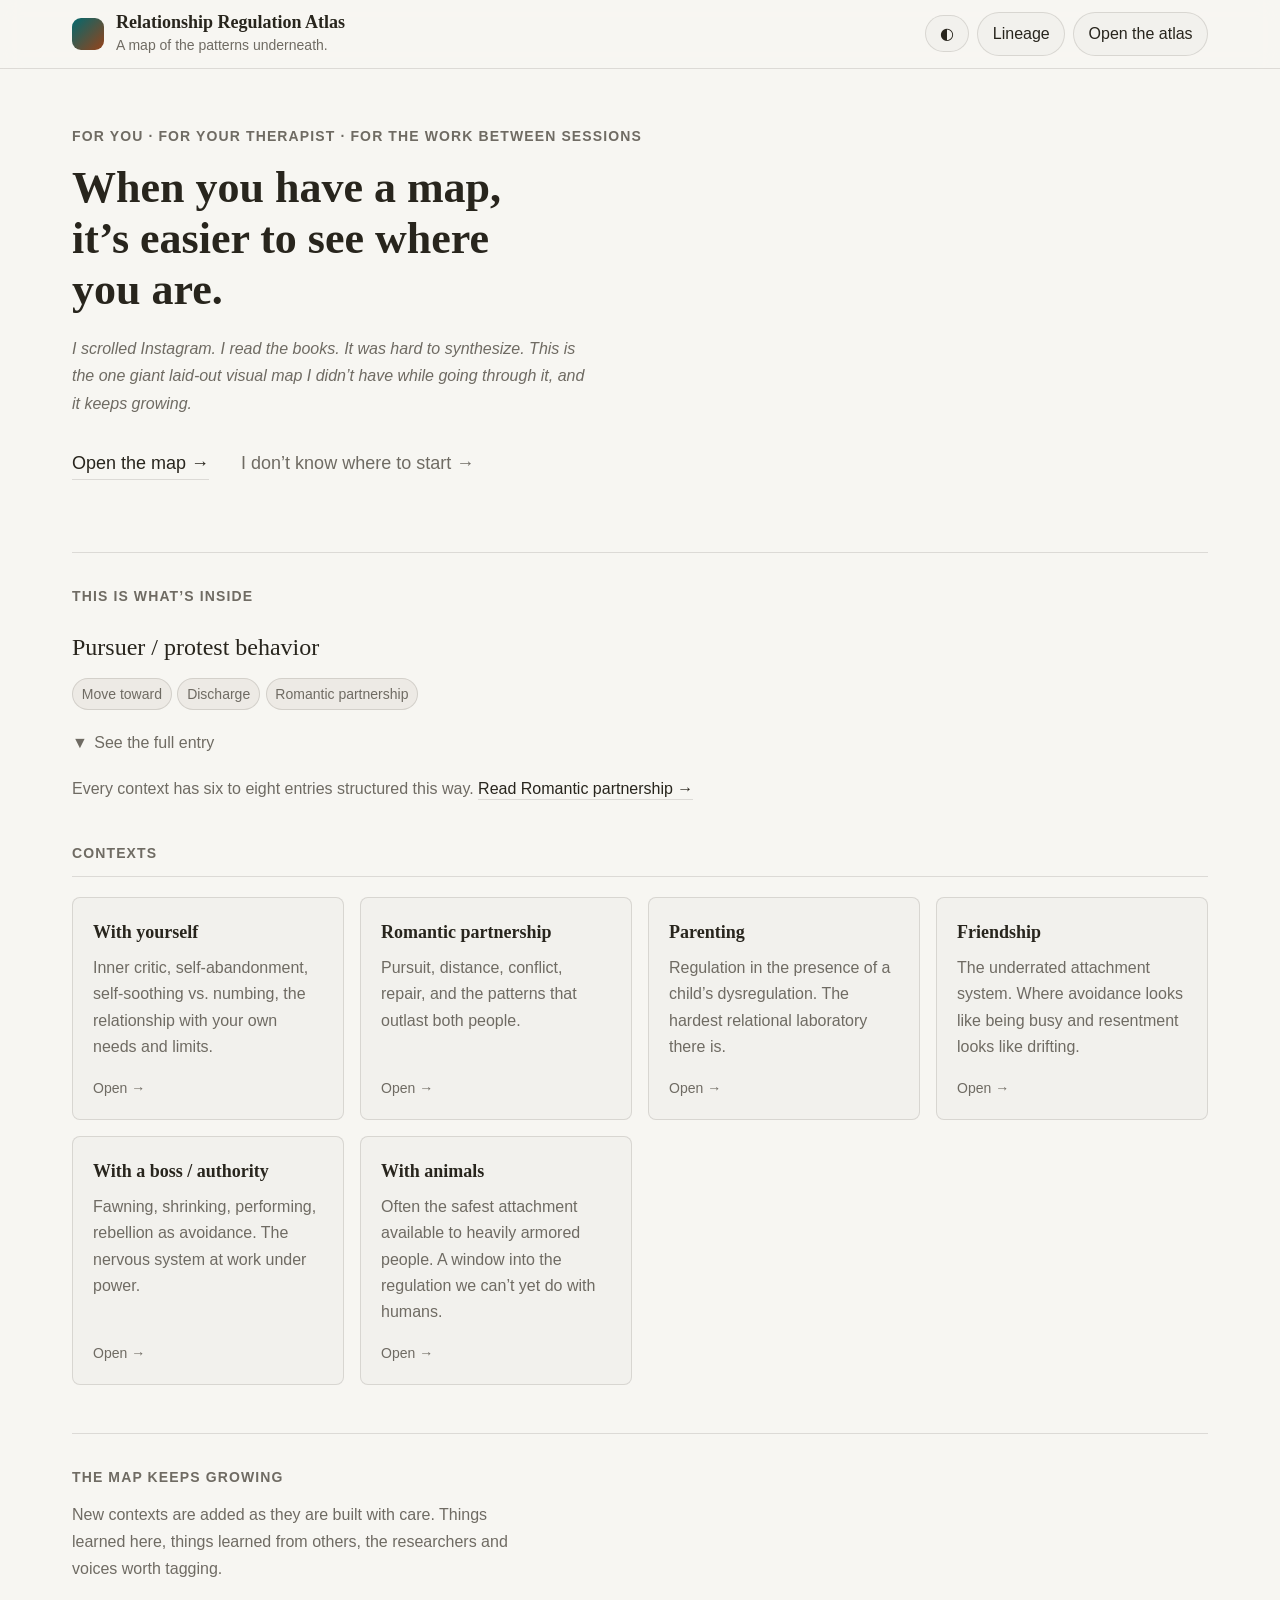
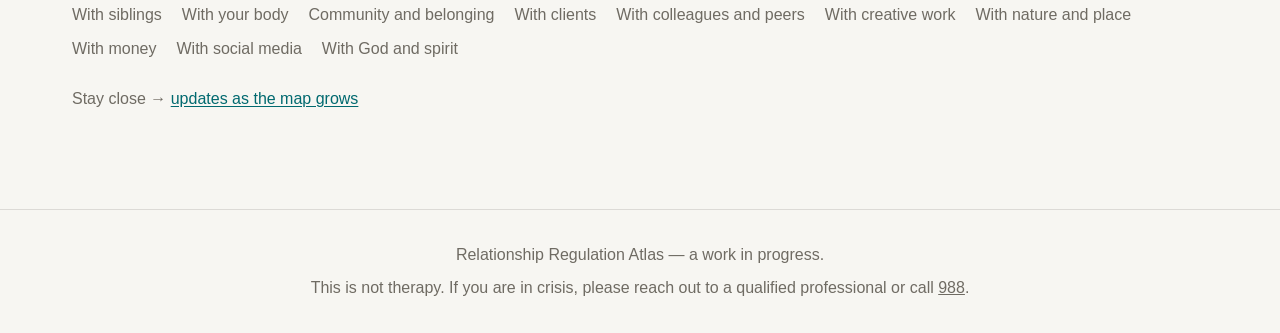
<file: index.html>
<!DOCTYPE html>
<html lang="en" data-theme="light">
<head>
  <meta charset="UTF-8" />
  <meta name="viewport" content="width=device-width, initial-scale=1.0" />
  <title>Relationship Regulation Atlas &mdash; A visual map for the patterns in your relationships</title>
  <meta name="description" content="A giant, laid-out, clickable mental map of relationship and nervous system patterns. For solo navigators, therapy clients, and the therapists who work with them." />
  <!-- Open Graph -->
  <meta property="og:type" content="website" />
  <meta property="og:title" content="Relationship Regulation Atlas" />
  <meta property="og:description" content="When you have a map, you can see where you are and where else you could go. A visual complement to the work you&rsquo;re already doing." />
  <meta property="og:url" content="https://oracle-now.github.io/relationship-regulation-atlas/" />
  <!-- Twitter / X card -->
  <meta name="twitter:card" content="summary" />
  <meta name="twitter:title" content="Relationship Regulation Atlas" />
  <meta name="twitter:description" content="When you have a map, you can see where you are and where else you could go." />
  <link href="https://api.fontshare.com/v2/css?f[]=satoshi@400,500,700&f[]=zodiak@400,700&display=swap" rel="stylesheet">
  <link rel="stylesheet" href="style.css">
  <style>
    /* ===========================================
       HUB HERO -- branch-page register
       No orb. No pill eyebrow. No filled CTAs.
       Just: label -> headline -> sub -> text links with arrows.
    =========================================== */
    .hub-hero {
      padding: var(--space-10) 0 var(--space-8);
      text-align: left;
    }

    .hub-hero-label {
      font-size: var(--text-xs);
      font-weight: 700;
      letter-spacing: .08em;
      text-transform: uppercase;
      color: var(--color-text-muted);
      margin: 0 0 var(--space-4);
      display: block;
    }

    .hub-hero h2 {
      font-family: var(--font-display);
      font-size: clamp(1.75rem, 4.5vw, 2.75rem);
      margin: 0 0 var(--space-5);
      max-width: 22ch;
      line-height: 1.15;
      color: var(--color-text);
    }

    .hub-hero .sub {
      margin: 0 0 var(--space-8);
      max-width: 52ch;
      color: var(--color-text-muted);
      font-size: var(--text-sm);
      font-style: italic;
      line-height: 1.75;
    }

    /* Text-link CTAs -- branch page style, no pill/fill/border-radius */
    .hub-cta-row {
      display: flex;
      gap: var(--space-8);
      flex-wrap: wrap;
      align-items: center;
    }

    .hub-link {
      background: none;
      border: none;
      padding: 0;
      font-family: var(--font-body);
      font-size: var(--text-base);
      color: var(--color-text);
      text-decoration: none;
      cursor: pointer;
      display: inline-flex;
      align-items: center;
      gap: .35em;
      border-bottom: 1px solid var(--color-border);
      padding-bottom: .1em;
      transition: color .15s, border-color .15s;
    }

    .hub-link:hover,
    .hub-link:focus-visible {
      color: var(--color-primary);
      border-color: var(--color-primary);
      outline: none;
    }

    .hub-link.secondary {
      color: var(--color-text-muted);
      border-color: transparent;
    }

    .hub-link.secondary:hover,
    .hub-link.secondary:focus-visible {
      color: var(--color-text);
      border-color: var(--color-border);
    }

    /* ===========================================
       PATTERN PREVIEW TEASER
       One real entry, collapsed, with expand.
       Shows the five-part structure before the contexts grid.
    =========================================== */
    .pattern-preview {
      margin: var(--space-10) 0 var(--space-10);
      padding-top: var(--space-8);
      border-top: 1px solid var(--color-border);
    }

    .pattern-preview-label {
      font-size: var(--text-xs);
      font-weight: 700;
      letter-spacing: .08em;
      text-transform: uppercase;
      color: var(--color-text-muted);
      margin: 0 0 var(--space-5);
    }

    .preview-entry {
      max-width: 680px;
    }

    .preview-entry-name {
      font-family: var(--font-display);
      font-size: var(--text-lg);
      margin: 0 0 var(--space-3);
      color: var(--color-text);
    }

    .preview-entry-tags {
      display: flex;
      gap: .35rem;
      flex-wrap: wrap;
      margin-bottom: var(--space-4);
    }

    .preview-body {
      display: none;
      flex-direction: column;
      gap: var(--space-3);
    }

    .preview-body.open {
      display: flex;
    }

    .preview-row {
      font-size: var(--text-sm);
      line-height: 1.75;
      color: var(--color-text);
    }

    .preview-row strong {
      color: var(--color-text-muted);
      font-weight: 600;
    }

    .preview-row.resist {
      color: var(--color-text-muted);
      font-style: italic;
    }

    .preview-row.through {
      padding: var(--space-3) var(--space-4);
      background: color-mix(in oklab, var(--color-primary-2) 20%, var(--color-surface));
      border-left: 2px solid var(--color-primary);
      border-radius: 0 var(--radius-sm) var(--radius-sm) 0;
    }

    .preview-expand-btn {
      background: none;
      border: none;
      padding: 0;
      font-family: var(--font-body);
      font-size: var(--text-sm);
      color: var(--color-text-muted);
      cursor: pointer;
      display: inline-flex;
      align-items: center;
      gap: .4em;
      margin-top: var(--space-2);
      transition: color .15s;
    }

    .preview-expand-btn:hover,
    .preview-expand-btn:focus-visible {
      color: var(--color-text);
      outline: none;
    }

    .preview-expand-icon {
      display: inline-block;
      transition: transform .2s;
    }

    .preview-see-more {
      margin-top: var(--space-5);
      font-size: var(--text-sm);
      color: var(--color-text-muted);
    }

    .preview-see-more a {
      color: var(--color-text);
      text-decoration: none;
      border-bottom: 1px solid var(--color-border);
      padding-bottom: .1em;
      transition: color .15s, border-color .15s;
    }

    .preview-see-more a:hover {
      color: var(--color-primary);
      border-color: var(--color-primary);
    }

    /* ===========================================
       CONTEXTS SECTION
    =========================================== */
    .branch-section-label {
      font-size: var(--text-xs);
      font-weight: 700;
      letter-spacing: 0.08em;
      text-transform: uppercase;
      color: var(--color-text-muted);
      margin: 0 0 var(--space-5);
      padding-bottom: var(--space-3);
      border-bottom: 1px solid var(--color-border);
    }

    .branch-grid {
      display: grid;
      grid-template-columns: repeat(auto-fill, minmax(260px, 1fr));
      gap: var(--space-4);
      margin-bottom: var(--space-8);
    }

    /* Flat cards -- no top accent stripe, no hover lift, branch-page register */
    .branch-card {
      display: flex;
      flex-direction: column;
      padding: var(--space-5);
      background: var(--color-surface);
      border: 1px solid var(--color-border);
      border-radius: var(--radius-sm);
      text-decoration: none;
      color: var(--color-text);
      transition: border-color .15s;
    }

    .branch-card:hover,
    .branch-card:focus-visible {
      border-color: color-mix(in oklab, var(--color-text) 30%, var(--color-border));
      outline: none;
    }

    .branch-card h4 {
      font-family: var(--font-display);
      font-size: var(--text-base);
      margin: 0 0 var(--space-2);
    }

    .branch-card p {
      margin: 0;
      font-size: var(--text-sm);
      color: var(--color-text-muted);
      line-height: 1.65;
      flex: 1;
    }

    .branch-card .branch-status {
      margin-top: var(--space-4);
      font-size: var(--text-xs);
      color: var(--color-text-muted);
    }
  </style>
</head>
<body>

<div class="topbar">
  <div class="topbar-inner">
    <div class="brand">
      <div class="logo" aria-hidden="true"></div>
      <div>
        <h1>Relationship Regulation Atlas</h1>
        <p>A map of the patterns underneath.</p>
      </div>
    </div>
    <div class="toolbar">
      <button class="btn" data-theme-toggle aria-label="Toggle theme">&#9680;</button>
      <a class="btn" href="references.html">Lineage</a>
      <a class="btn" href="atlas.html">Open the atlas</a>
    </div>
  </div>
</div>

<main class="wrap">

  <section class="hub-hero">
    <span class="hub-hero-label">For you &middot; For your therapist &middot; For the work between sessions</span>
    <h2>When you have a map, it&rsquo;s easier to see where you are.</h2>
    <p class="founder-voice">I scrolled Instagram. I read the books. It was hard to synthesize. This is the one giant laid-out visual map I didn&rsquo;t have while going through it, and it keeps growing.</p>
    <div class="hub-cta-row">
      <a class="hub-link" href="atlas.html">Open the map &rarr;</a>
      <a class="hub-link secondary" href="atlas.html#guide">I don&rsquo;t know where to start &rarr;</a>
    </div>
  </section>

  <!-- Pattern preview teaser: one real entry, collapsed, with expand -->
  <section class="pattern-preview" aria-label="Example pattern entry">
    <p class="pattern-preview-label">This is what&rsquo;s inside</p>
    <div class="preview-entry">
      <div class="preview-entry-name">Pursuer / protest behavior</div>
      <div class="preview-entry-tags">
        <span class="tag">Move toward</span>
        <span class="tag">Discharge</span>
        <span class="tag">Romantic partnership</span>
      </div>
      <div class="preview-body" id="previewBody">
        <div class="preview-row"><strong>The logic:</strong> If I push hard enough, they will finally see me and respond.</div>
        <div class="preview-row"><strong>The cost:</strong> The other person floods and pulls away further. The pursuit becomes self-fulfilling.</div>
        <div class="preview-row resist"><strong>Resistance:</strong> If I stop pursuing, I&rsquo;m accepting that I don&rsquo;t matter enough to reach for.</div>
        <div class="preview-row"><strong>What it protects:</strong> The grief of already knowing the answer.</div>
        <div class="preview-row through"><strong>A way through:</strong> Speak the soft emotion underneath the protest. &ldquo;I&rsquo;m scared. I miss you. I feel invisible.&rdquo;</div>
      </div>
      <button class="preview-expand-btn" aria-expanded="false" aria-controls="previewBody" onclick="togglePreview(this)">
        <span class="preview-expand-icon">&#9660;</span>
        <span class="preview-expand-label">See the full entry</span>
      </button>
      <p class="preview-see-more">Every context has six to eight entries structured this way. <a href="branch-romantic.html">Read Romantic partnership &rarr;</a></p>
    </div>
  </section>

  <p class="branch-section-label">Contexts</p>
  <div class="branch-grid">
    <a class="branch-card" href="branch-self.html">
      <h4>With yourself</h4>
      <p>Inner critic, self-abandonment, self-soothing vs. numbing, the relationship with your own needs and limits.</p>
      <div class="branch-status">Open &rarr;</div>
    </a>
    <a class="branch-card" href="branch-romantic.html">
      <h4>Romantic partnership</h4>
      <p>Pursuit, distance, conflict, repair, and the patterns that outlast both people.</p>
      <div class="branch-status">Open &rarr;</div>
    </a>
    <a class="branch-card" href="branch-parenting.html">
      <h4>Parenting</h4>
      <p>Regulation in the presence of a child&rsquo;s dysregulation. The hardest relational laboratory there is.</p>
      <div class="branch-status">Open &rarr;</div>
    </a>
    <a class="branch-card" href="branch-friendship.html">
      <h4>Friendship</h4>
      <p>The underrated attachment system. Where avoidance looks like being busy and resentment looks like drifting.</p>
      <div class="branch-status">Open &rarr;</div>
    </a>
    <a class="branch-card" href="branch-work-authority.html">
      <h4>With a boss / authority</h4>
      <p>Fawning, shrinking, performing, rebellion as avoidance. The nervous system at work under power.</p>
      <div class="branch-status">Open &rarr;</div>
    </a>
    <a class="branch-card" href="branch-animals.html">
      <h4>With animals</h4>
      <p>Often the safest attachment available to heavily armored people. A window into the regulation we can&rsquo;t yet do with humans.</p>
      <div class="branch-status">Open &rarr;</div>
    </a>
  </div>

  <section class="coming-soon-section" aria-label="Coming soon">
    <p class="coming-soon-label">The map keeps growing</p>
    <p class="coming-soon-note">New contexts are added as they are built with care. Things learned here, things learned from others, the researchers and voices worth tagging.</p>
    <ul class="coming-soon-list">
      <li>With siblings</li>
      <li>With your body</li>
      <li>Community and belonging</li>
      <li>With clients</li>
      <li>With colleagues and peers</li>
      <li>With creative work</li>
      <li>With nature and place</li>
      <li>With money</li>
      <li>With social media</li>
      <li>With God and spirit</li>
    </ul>
    <p class="coming-soon-follow">Stay close &rarr; <a href="https://atlas.beehiiv.com" target="_blank" rel="noopener">updates as the map grows</a></p>
  </section>

  <div style="height:var(--space-12)"></div>
</main>

<footer style="border-top:1px solid var(--color-border);padding:var(--space-8) var(--space-4);text-align:center;display:flex;flex-direction:column;gap:var(--space-2);align-items:center">
  <p class="small muted" style="margin:0">Relationship Regulation Atlas &mdash; a work in progress.</p>
  <p class="small muted" style="margin:0">This is not therapy. If you are in crisis, please reach out to a qualified professional or call&nbsp;<a href="tel:988" style="color:inherit">988</a>.</p>
</footer>

<script>
(function(){
  // Default to light. User can toggle. No system preference override.
  const t = document.querySelector('[data-theme-toggle]');
  const r = document.documentElement;
  r.setAttribute('data-theme', 'light');
  t && t.addEventListener('click', () => {
    const next = r.getAttribute('data-theme') === 'dark' ? 'light' : 'dark';
    r.setAttribute('data-theme', next);
  });
})();

function togglePreview(btn) {
  const body = document.getElementById('previewBody');
  const expanded = btn.getAttribute('aria-expanded') === 'true';
  btn.setAttribute('aria-expanded', !expanded);
  body.classList.toggle('open', !expanded);
  btn.querySelector('.preview-expand-label').textContent = expanded ? 'See the full entry' : 'Collapse';
  btn.querySelector('.preview-expand-icon').style.transform = expanded ? '' : 'rotate(180deg)';
}
</script>
</body>
</html>
</file>
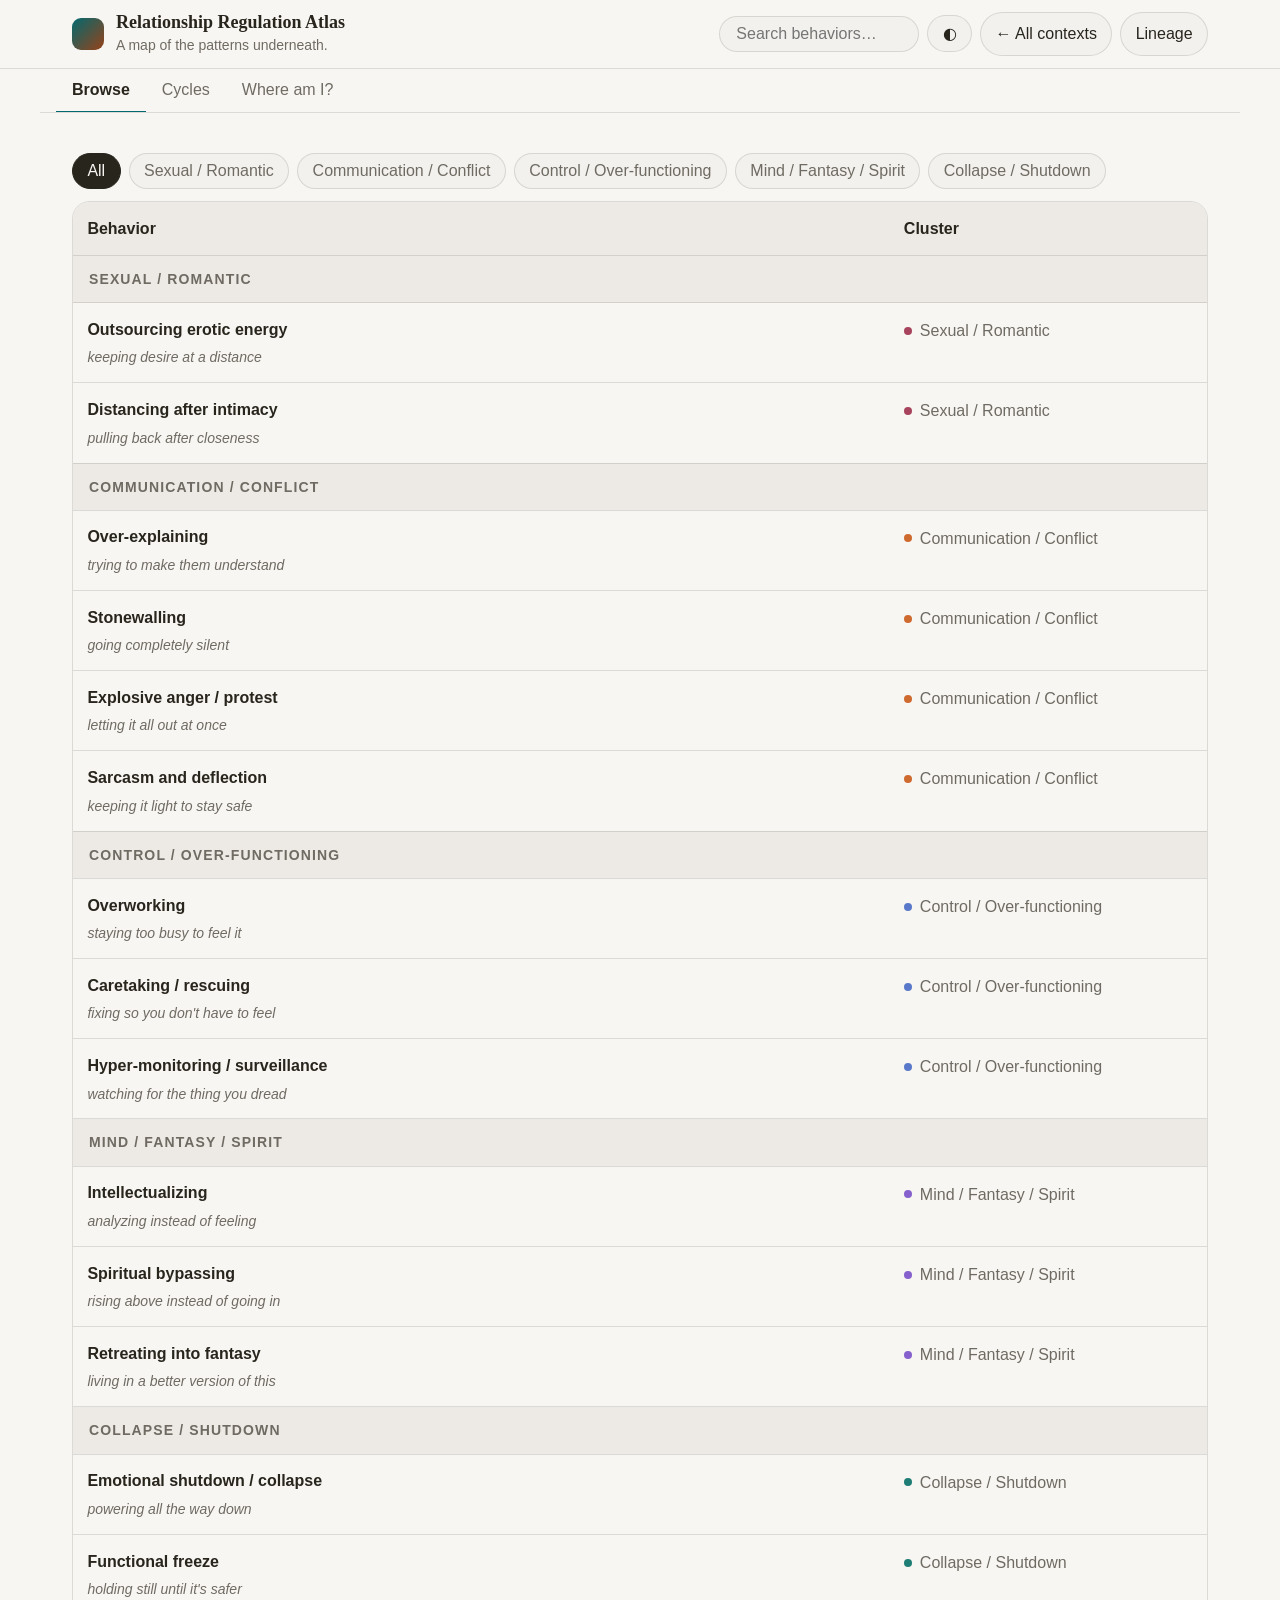
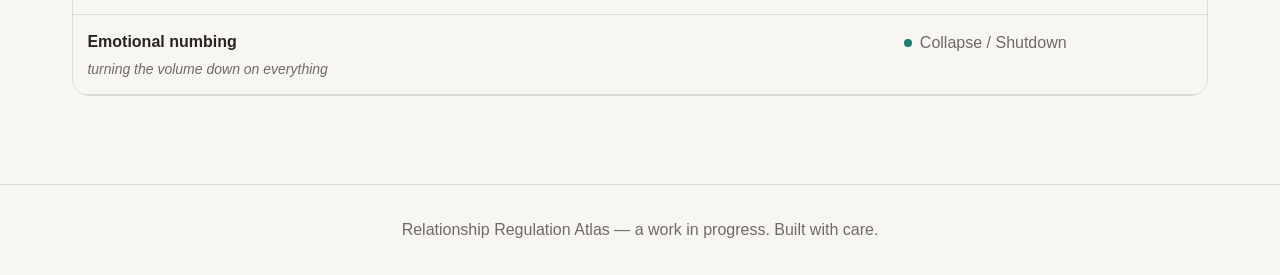
<file: atlas.html>
<!DOCTYPE html>
<html lang="en" data-theme="light">
<head>
  <meta charset="UTF-8" />
  <meta name="viewport" content="width=device-width, initial-scale=1.0" />
  <title>The Regulation Map — Relationship Regulation Atlas</title>
  <link href="https://api.fontshare.com/v2/css?f[]=satoshi@400,500,700&f[]=zodiak@400,700&display=swap" rel="stylesheet">
  <link rel="stylesheet" href="style.css">
  <style>
    /* ─ TOPBAR SEARCH ───────────────────────────────────── */
    .topbar-search {
      height: 36px;
      border-radius: 999px;
      padding: 0 var(--space-4);
      font-size: var(--text-sm);
      font-family: var(--font-body);
      border: 1px solid var(--color-border);
      background: var(--color-surface);
      color: var(--color-text);
      width: 200px;
      transition: border-color .15s;
    }
    .topbar-search:focus { outline: none; border-color: var(--color-primary); }
    @media (max-width: 700px) {
      .topbar-search { display: none; }
      .mobile-search-bar {
        display: flex;
        padding: var(--space-2) var(--space-4);
        background: var(--color-bg);
        border-bottom: 1px solid var(--color-border);
      }
      .mobile-search-bar input {
        width: 100%;
        height: 36px;
        border-radius: 999px;
        padding: 0 var(--space-4);
        font-size: var(--text-sm);
        font-family: var(--font-body);
        border: 1px solid var(--color-border);
        background: var(--color-surface);
        color: var(--color-text);
      }
      .mobile-search-bar input:focus { outline: none; border-color: var(--color-primary); }
    }
    @media (min-width: 701px) { .mobile-search-bar { display: none; } }

    /* ─ TAB SYSTEM ────────────────────────────────────────── */
    .atlas-tabs {
      display: flex;
      border-bottom: 1px solid var(--color-border);
      padding: 0 var(--space-4);
      max-width: 1200px;
      margin: 0 auto;
      position: sticky;
      top: 56px;
      background: var(--color-bg);
      z-index: 9;
      overflow-x: auto;
      scrollbar-width: none;
    }
    .atlas-tabs::-webkit-scrollbar { display: none; }
    .atlas-tab {
      flex-shrink: 0;
      padding: var(--space-3) var(--space-4);
      border: none;
      border-bottom: 2px solid transparent;
      background: none;
      font-family: var(--font-body);
      font-size: var(--text-sm);
      color: var(--color-text-muted);
      cursor: pointer;
      margin-bottom: -1px;
      transition: color .15s, border-color .15s;
      white-space: nowrap;
    }
    .atlas-tab:hover { color: var(--color-text); }
    .atlas-tab.active {
      color: var(--color-text);
      border-bottom-color: var(--color-primary);
      font-weight: 600;
    }
    .atlas-panel { display: none; }
    .atlas-panel.active { display: block; }

    /* ─ BROWSE TABLE ───────────────────────────────────────── */
    .browse-table { table-layout: fixed; width: 100%; }
    .browse-table th:first-child,
    .browse-table td:first-child { width: 72%; }
    .browse-table th:nth-child(2),
    .browse-table td:nth-child(2) {
      width: 28%;
      white-space: nowrap;
      overflow: hidden;
      text-overflow: ellipsis;
      max-width: 0;
    }
    .behavior-name { font-weight: 700; }
    .behavior-warm {
      display: block;
      font-size: var(--text-xs);
      color: var(--color-text-muted);
      font-style: italic;
      margin-top: var(--space-1);
    }
    .cluster-header td {
      padding: var(--space-3) var(--space-4);
      font-size: var(--text-xs);
      font-weight: 700;
      letter-spacing: .08em;
      text-transform: uppercase;
      color: var(--color-text-muted);
      background: var(--color-surface-2);
    }

    /* ─ SMOOTH ROW EXPAND ────────────────────────────────── */
    .detail-row td { padding: 0; border-bottom: 1px solid var(--color-border); }
    .detail-inner {
      display: grid;
      grid-template-rows: 0fr;
      transition: grid-template-rows .25s ease;
    }
    .detail-inner.open { grid-template-rows: 1fr; }
    .detail-inner-content { overflow: hidden; padding: 0 var(--space-4); }
    .detail-inner.open .detail-inner-content { padding: var(--space-5) var(--space-4); }
    .detail-content-inner { max-width: 960px; }
    .detail-grid {
      display: grid;
      grid-template-columns: repeat(auto-fill, minmax(260px, 1fr));
      gap: var(--space-4);
      margin-bottom: var(--space-4);
    }
    .detail-block strong {
      display: block;
      font-size: var(--text-xs);
      font-weight: 700;
      letter-spacing: .05em;
      text-transform: uppercase;
      color: var(--color-text-muted);
      margin-bottom: var(--space-2);
    }
    .detail-footer {
      padding-top: var(--space-3);
      border-top: 1px solid var(--color-border);
      display: flex;
      align-items: center;
      gap: var(--space-4);
      flex-wrap: wrap;
    }

    /* ─ CLUSTER TAGS ──────────────────────────────────────── */
    .cluster-tag {
      display: inline-block;
      width: 8px; height: 8px;
      border-radius: 50%;
      margin-right: var(--space-2);
      vertical-align: middle;
      flex-shrink: 0;
    }
    .ctag-sexual   { background: #a7435c; }
    .ctag-comms    { background: #cf6a2f; }
    .ctag-control  { background: #5a78c9; }
    .ctag-mind     { background: #8660cc; }
    .ctag-collapse { background: #1e7d74; }

    /* ─ WHERE AM I GUIDE ───────────────────────────────── */
    .guide-wrap {
      max-width: 520px;
      margin: var(--space-10) auto;
      padding: 0 var(--space-4);
      display: flex;
      flex-direction: column;
      gap: var(--space-5);
    }
    .guide-opener {
      font-size: var(--text-sm);
      color: var(--color-text-muted);
      line-height: 1.7;
      padding: var(--space-4);
      background: var(--color-surface-2);
      border-radius: var(--radius-md);
    }
    .guide-step { display: none; flex-direction: column; gap: var(--space-4); }
    .guide-step.active { display: flex; }
    .guide-q {
      font-family: var(--font-display);
      font-size: var(--text-lg);
      line-height: 1.2;
      margin: 0;
    }
    .guide-choices {
      display: flex;
      flex-direction: column;
      gap: var(--space-3);
      max-width: 480px;
    }
    .guide-choice {
      display: block; width: 100%; text-align: left;
      padding: var(--space-4) var(--space-5);
      border: 1px solid var(--color-border);
      border-radius: var(--radius-md);
      background: var(--color-surface);
      color: var(--color-text);
      font-family: var(--font-body); font-size: var(--text-sm);
      cursor: pointer; line-height: 1.5;
      transition: background .15s, border-color .15s, box-shadow .15s;
    }
    .guide-choice:hover, .guide-choice:focus-visible {
      background: var(--color-surface-2);
      border-color: var(--color-primary);
      box-shadow: var(--shadow-sm);
      outline: none;
    }
    .guide-choice.primary-action {
      background: var(--color-primary);
      color: #fff;
      border-color: var(--color-primary);
      font-weight: 600;
    }
    .guide-choice.primary-action:hover,
    .guide-choice.primary-action:focus-visible {
      opacity: .9;
      box-shadow: var(--shadow-md);
    }
    .guide-back {
      background: none; border: none;
      color: var(--color-text-muted);
      font-family: var(--font-body); font-size: var(--text-sm);
      cursor: pointer; padding: 0; align-self: flex-start;
    }
    .guide-back:hover { color: var(--color-text); }
    .guide-progress {
      font-size: var(--text-xs);
      color: var(--color-text-muted);
      letter-spacing: .04em;
    }
    .guide-rec-cards {
      display: grid;
      grid-template-columns: 1fr 1fr;
      grid-auto-rows: 1fr;
      gap: var(--space-3);
      max-width: 480px;
    }
    .guide-rec-card {
      display: flex; flex-direction: column; gap: var(--space-1);
      padding: var(--space-4);
      border: 1px solid var(--color-border);
      border-radius: var(--radius-md);
      background: var(--color-surface);
      cursor: pointer; font-family: var(--font-body);
      text-align: left;
      transition: border-color .15s, background .15s;
    }
    .guide-rec-card:hover, .guide-rec-card:focus-visible {
      border-color: var(--color-primary);
      background: var(--color-surface-2);
      outline: none;
    }
    .grec-name  { font-size: var(--text-sm); font-weight: 700; color: var(--color-text); }
    .grec-warm  { font-size: var(--text-xs); color: var(--color-primary); font-style: italic; }
    .grec-logic {
      font-size: var(--text-xs); color: var(--color-text-muted); line-height: 1.5;
      display: -webkit-box; -webkit-line-clamp: 2; -webkit-box-orient: vertical; overflow: hidden;
    }
    .guide-skip {
      background: none; border: none;
      color: var(--color-text-muted); font-family: var(--font-body);
      font-size: var(--text-sm); cursor: pointer;
      text-decoration: underline; padding: 0; align-self: flex-start;
    }
    .guide-skip:hover { color: var(--color-text); }
    .guide-result {
      padding: var(--space-5);
      background: var(--color-surface);
      border: 1px solid var(--color-border);
      border-radius: var(--radius-md);
    }
    .guide-result-label {
      font-size: var(--text-xs); font-weight: 700;
      letter-spacing: .08em; text-transform: uppercase;
      color: var(--color-primary); margin-bottom: var(--space-2);
    }
    .guide-result-name {
      font-family: var(--font-display);
      font-size: var(--text-xl); margin: 0 0 var(--space-3);
    }
    @media (max-width: 600px) {
      .guide-rec-cards { grid-template-columns: 1fr; grid-auto-rows: auto; }
      .guide-choices { max-width: 100%; }
    }

    /* ─ CYCLES ─────────────────────────────────────────────── */
    .cycles-wrap { max-width: 820px; padding: var(--space-6) 0; }
  </style>
</head>
<body>

<div class="topbar">
  <div class="topbar-inner">
    <div class="brand">
      <a href="index.html" style="display:flex;gap:var(--space-3);align-items:center;text-decoration:none;color:inherit">
        <div class="logo" aria-hidden="true"></div>
        <div>
          <h1>Relationship Regulation Atlas</h1>
          <p>A map of the patterns underneath.</p>
        </div>
      </a>
    </div>
    <div class="toolbar">
      <input
        type="search"
        id="topbarSearch"
        class="topbar-search"
        placeholder="Search behaviors&hellip;"
        aria-label="Search behaviors"
        oninput="handleTopbarSearch()"
      />
      <button class="btn" data-theme-toggle aria-label="Toggle theme">&#9680;</button>
      <a class="btn" href="index.html">&larr; All contexts</a>
      <a class="btn" href="references.html">Lineage</a>
    </div>
  </div>
</div>

<div class="mobile-search-bar">
  <input
    type="search"
    id="mobileSearch"
    placeholder="Search behaviors&hellip;"
    aria-label="Search behaviors"
    oninput="handleMobileSearch()"
  />
</div>

<nav class="atlas-tabs" role="tablist">
  <button class="atlas-tab active" role="tab" aria-selected="true"  data-tab="browse">Browse</button>
  <button class="atlas-tab"        role="tab" aria-selected="false" data-tab="cycles">Cycles</button>
  <button class="atlas-tab"        role="tab" aria-selected="false" data-tab="guide">Where am I?</button>
</nav>

<main class="wrap">

  <div class="atlas-panel active" id="panel-browse">
    <section class="section">
      <div class="tabs" id="clusterTabs" style="margin-bottom:var(--space-3)"></div>
      <div class="matrix-wrap">
        <table class="browse-table">
          <thead>
            <tr><th>Behavior</th><th>Cluster</th></tr>
          </thead>
          <tbody id="matrixBody"></tbody>
        </table>
      </div>
    </section>
  </div>

  <div class="atlas-panel" id="panel-cycles">
    <section class="section cycles-wrap">
      <h2 class="section-title">Relationship Cycle Map</h2>
      <p class="sub" style="margin-bottom:var(--space-5)">Choose one behavior for each person. See the cycle that tends to emerge &mdash; and where it gets stuck.</p>
      <div class="panel pad">
        <div class="toolbar" style="margin-bottom:var(--space-4);gap:var(--space-3);flex-wrap:wrap">
          <div>
            <div class="small" style="margin-bottom:var(--space-2)">Person A</div>
            <select id="aSelect" class="select-ctrl"></select>
          </div>
          <div style="padding-top:var(--space-6);color:var(--color-text-muted)">&rarr;</div>
          <div>
            <div class="small" style="margin-bottom:var(--space-2)">Person B</div>
            <select id="bSelect" class="select-ctrl"></select>
          </div>
        </div>
        <div class="cycle-grid">
          <div class="cycle-box">
            <div class="small muted">Person A</div>
            <h4 id="aTitle" style="margin:var(--space-1) 0 var(--space-2)"></h4>
            <div id="aLogic" class="small"></div>
            <div id="aFear" class="resistance-row"></div>
          </div>
          <div class="cycle-arrow">&rarr;</div>
          <div class="cycle-box">
            <div class="small muted">Person B</div>
            <h4 id="bTitle" style="margin:var(--space-1) 0 var(--space-2)"></h4>
            <div id="bLogic" class="small"></div>
            <div id="bFear" class="resistance-row"></div>
          </div>
        </div>
        <div class="cycle-out" id="cycleOut"></div>
      </div>
    </section>
  </div>

  <div class="atlas-panel" id="panel-guide">
    <div class="guide-wrap">
      <div class="guide-opener">
        Answer three questions. Land on a pattern. Use it however it&rsquo;s useful.
      </div>

      <div class="guide-step active" id="gStep1">
        <div class="guide-progress">1 of 3</div>
        <h2 class="guide-q">How are you arriving right now?</h2>
        <div class="guide-choices">
          <button class="guide-choice" onclick="gAdvance(2,'activated')">Activated &mdash; heat, urgency, or something close to panic.</button>
          <button class="guide-choice" onclick="gAdvance(2,'collapsed')">Collapsed &mdash; quiet, numb, or far away from it.</button>
          <button class="guide-choice" onclick="gAdvance(2,'unsure')">Somewhere between, or not sure yet.</button>
        </div>
      </div>

      <div class="guide-step" id="gStep2">
        <button class="guide-back" onclick="gBack(1)">&larr; Back</button>
        <div class="guide-progress">2 of 3</div>
        <h2 class="guide-q">Which direction does it pull you?</h2>
        <div class="guide-choices">
          <button class="guide-choice" onclick="gAdvance(3,'toward')">Toward &mdash; reaching, fixing, asking, or pushing.</button>
          <button class="guide-choice" onclick="gAdvance(3,'away')">Away &mdash; pulling back, going silent, or disappearing.</button>
          <button class="guide-choice" onclick="gAdvance(3,'both')">Both, or neither &mdash; it shifts.</button>
        </div>
      </div>

      <div class="guide-step" id="gStep3">
        <button class="guide-back" onclick="gBack(2)">&larr; Back</button>
        <div class="guide-progress">3 of 3</div>
        <h2 class="guide-q">Does one of these feel close?</h2>
        <p style="font-size:var(--text-sm);color:var(--color-text-muted);margin:0">Pick the one that lands &mdash; even if it&rsquo;s not exact.</p>
        <div class="guide-rec-cards" id="gRecCards"></div>
        <button class="guide-skip" onclick="gSkip()">None of these &mdash; take me to Browse</button>
      </div>

      <div class="guide-step" id="gResult">
        <div class="guide-result">
          <div class="guide-result-label">You are here</div>
          <h2 class="guide-result-name" id="gResultName"></h2>
          <div id="gResultBody" style="font-size:var(--text-sm);color:var(--color-text-muted);line-height:1.7"></div>
        </div>
        <button class="guide-choice primary-action" onclick="gGoToBrowse()">Find it in the map &rarr;</button>
        <button class="guide-back" onclick="gReset()">Start over</button>
      </div>
    </div>
  </div>

</main>

<footer style="border-top:1px solid var(--color-border);margin-top:var(--space-12);padding:var(--space-8) var(--space-4);text-align:center">
  <p class="small muted">Relationship Regulation Atlas &mdash; a work in progress. Built with care.</p>
</footer>

<script src="data.js"></script>
<script src="resourcing.js"></script>
<script src="app.js"></script>
</body>
</html>
</file>
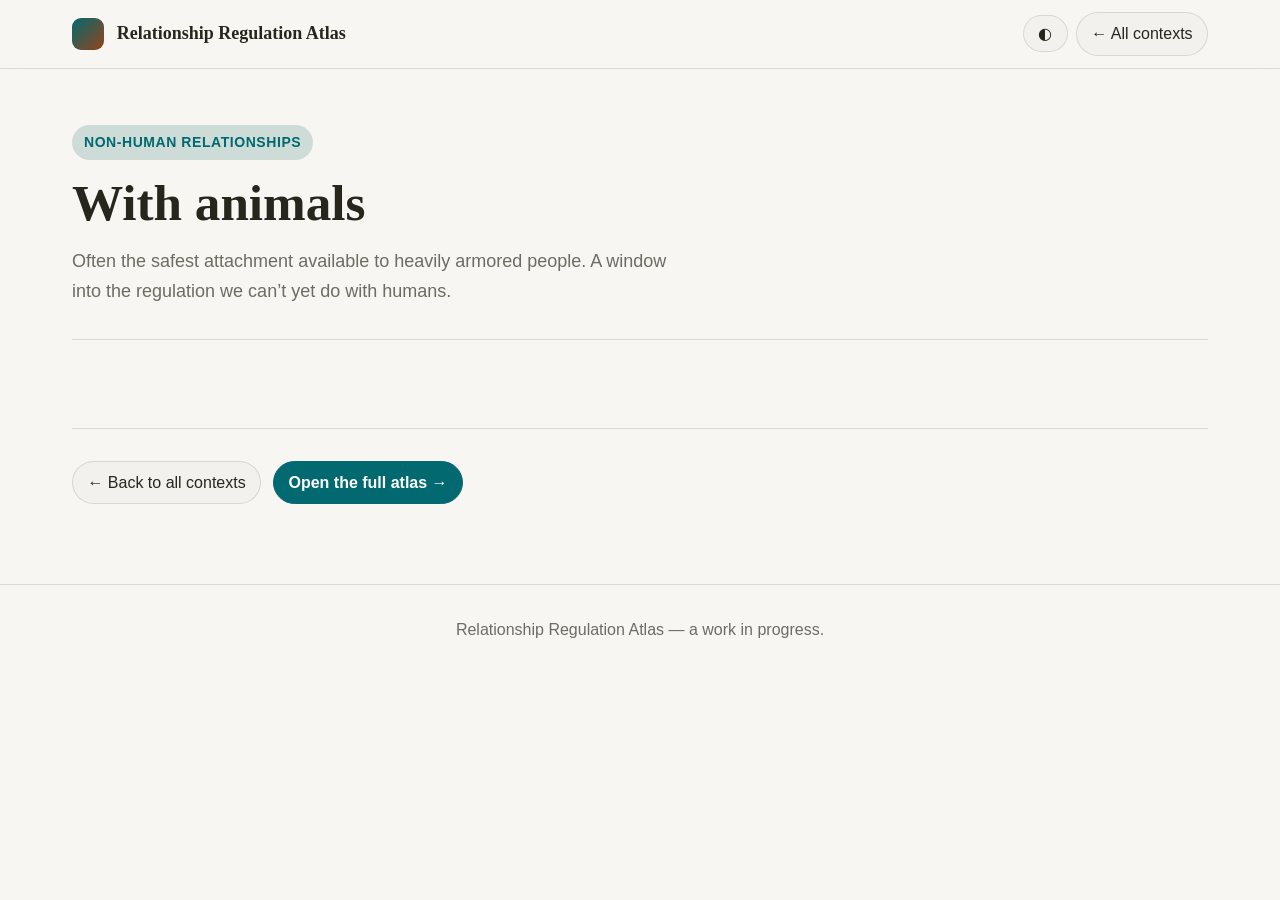
<file: branch-animals.html>
<!DOCTYPE html>
<html lang="en" data-theme="light">
<head>
  <meta charset="UTF-8" />
  <meta name="viewport" content="width=device-width, initial-scale=1.0" />
  <title>With Animals &mdash; Relationship Regulation Atlas</title>
  <link href="https://api.fontshare.com/v2/css?f[]=satoshi@400,500,700&f[]=zodiak@400,700&display=swap" rel="stylesheet">
  <link rel="stylesheet" href="style.css">
  <link rel="stylesheet" href="branch.css">
</head>
<body>
<div class="topbar">
  <div class="topbar-inner">
    <div class="brand">
      <a href="index.html" style="display:flex;gap:.8rem;align-items:center;text-decoration:none;color:inherit">
        <div class="logo" aria-hidden="true"></div>
        <div><h1>Relationship Regulation Atlas</h1></div>
      </a>
    </div>
    <div class="toolbar">
      <button class="btn" data-theme-toggle aria-label="Toggle theme">&#9680;</button>
      <a class="btn" href="index.html">&larr; All contexts</a>
    </div>
  </div>
</div>
<main class="wrap">
  <section class="branch-hero" style="--branch-color:#1e7d74">
    <div class="branch-eyebrow">Non-human relationships</div>
    <h2 class="branch-title">With animals</h2>
    <p class="branch-sub">Often the safest attachment available to heavily armored people. A window into the regulation we can&rsquo;t yet do with humans.</p>
  </section>
  <section class="branch-frame" id="branch-content"></section>
  <div class="branch-back-row">
    <a href="index.html" class="btn">&larr; Back to all contexts</a>
    <a href="atlas.html" class="btn primary">Open the full atlas &rarr;</a>
  </div>
</main>
<footer style="border-top:1px solid var(--color-border);margin-top:var(--space-12);padding:var(--space-8) var(--space-4);text-align:center">
  <p class="small muted">Relationship Regulation Atlas &mdash; a work in progress.</p>
</footer>
<script src="data.js"></script>
<script src="resourcing.js"></script>
<script>
(function(){
  const t = document.querySelector('[data-theme-toggle]');
  const r = document.documentElement;
  r.setAttribute('data-theme', 'light');
  t && t.addEventListener('click', () => {
    const next = r.getAttribute('data-theme') === 'dark' ? 'light' : 'dark';
    r.setAttribute('data-theme', next);
  });
})();
</script>
</body>
</html>
</file>
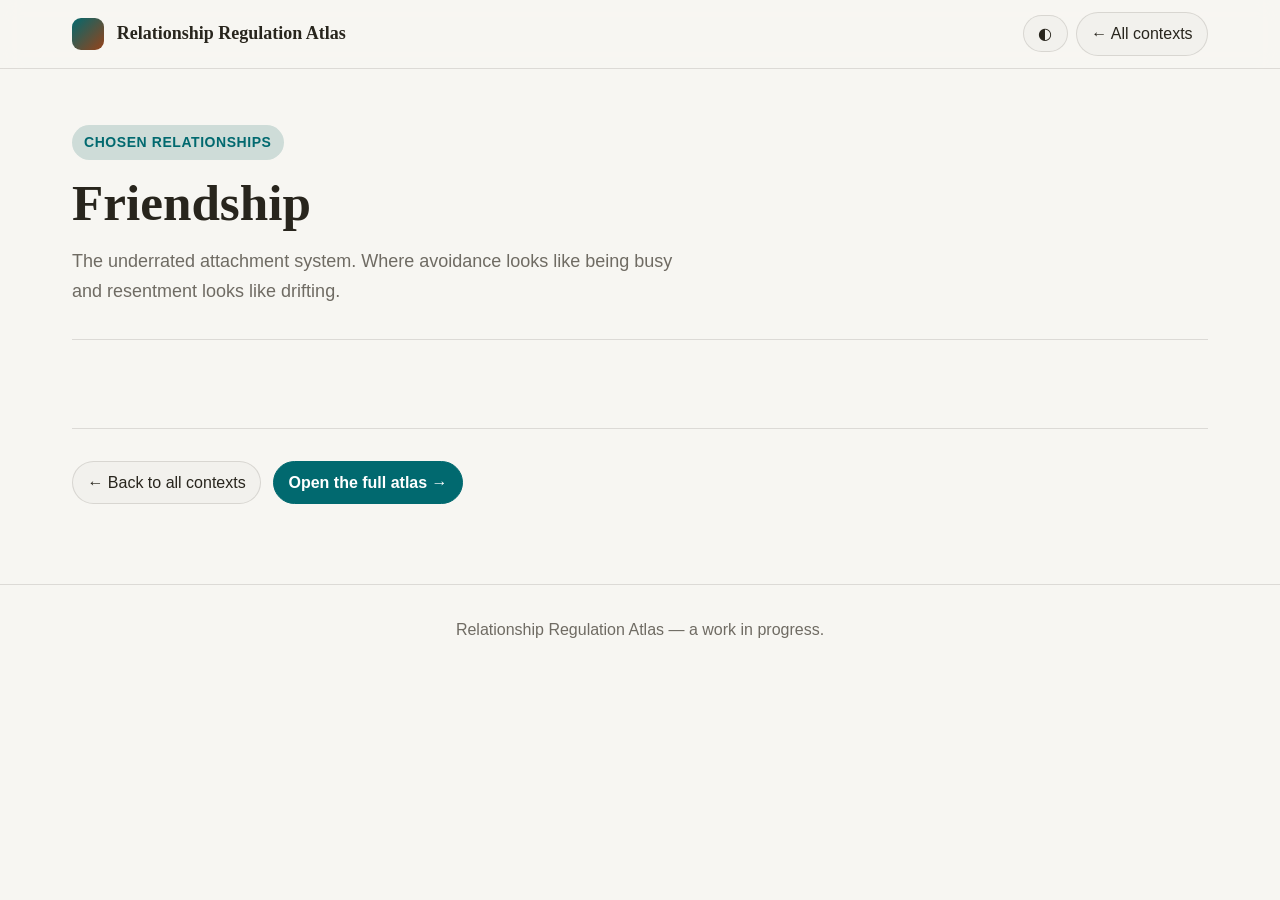
<file: branch-friendship.html>
<!DOCTYPE html>
<html lang="en" data-theme="light">
<head>
  <meta charset="UTF-8" />
  <meta name="viewport" content="width=device-width, initial-scale=1.0" />
  <title>Friendship &mdash; Relationship Regulation Atlas</title>
  <link href="https://api.fontshare.com/v2/css?f[]=satoshi@400,500,700&f[]=zodiak@400,700&display=swap" rel="stylesheet">
  <link rel="stylesheet" href="style.css">
  <link rel="stylesheet" href="branch.css">
</head>
<body>
<div class="topbar">
  <div class="topbar-inner">
    <div class="brand">
      <a href="index.html" style="display:flex;gap:.8rem;align-items:center;text-decoration:none;color:inherit">
        <div class="logo" aria-hidden="true"></div>
        <div><h1>Relationship Regulation Atlas</h1></div>
      </a>
    </div>
    <div class="toolbar">
      <button class="btn" data-theme-toggle aria-label="Toggle theme">&#9680;</button>
      <a class="btn" href="index.html">&larr; All contexts</a>
    </div>
  </div>
</div>
<main class="wrap">
  <section class="branch-hero" style="--branch-color:#8660cc">
    <div class="branch-eyebrow">Chosen relationships</div>
    <h2 class="branch-title">Friendship</h2>
    <p class="branch-sub">The underrated attachment system. Where avoidance looks like being busy and resentment looks like drifting.</p>
  </section>
  <section class="branch-frame" id="branch-content"></section>
  <div class="branch-back-row">
    <a href="index.html" class="btn">&larr; Back to all contexts</a>
    <a href="atlas.html" class="btn primary">Open the full atlas &rarr;</a>
  </div>
</main>
<footer style="border-top:1px solid var(--color-border);margin-top:var(--space-12);padding:var(--space-8) var(--space-4);text-align:center">
  <p class="small muted">Relationship Regulation Atlas &mdash; a work in progress.</p>
</footer>
<script src="data.js"></script>
<script src="resourcing.js"></script>
<script>
(function(){
  const t = document.querySelector('[data-theme-toggle]');
  const r = document.documentElement;
  r.setAttribute('data-theme', 'light');
  t && t.addEventListener('click', () => {
    const next = r.getAttribute('data-theme') === 'dark' ? 'light' : 'dark';
    r.setAttribute('data-theme', next);
  });
})();
</script>
</body>
</html>
</file>
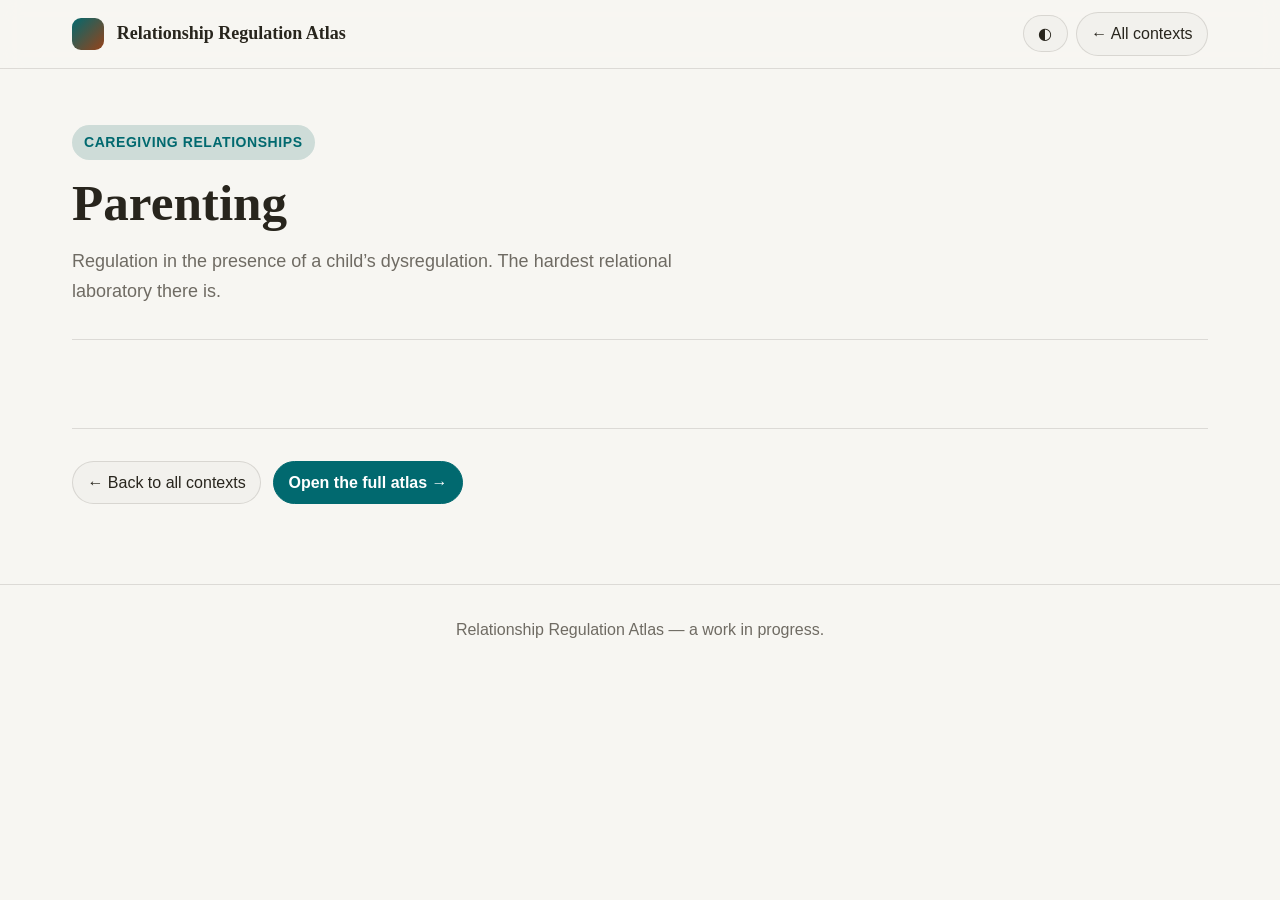
<file: branch-parenting.html>
<!DOCTYPE html>
<html lang="en" data-theme="light">
<head>
  <meta charset="UTF-8" />
  <meta name="viewport" content="width=device-width, initial-scale=1.0" />
  <title>Parenting &mdash; Relationship Regulation Atlas</title>
  <link href="https://api.fontshare.com/v2/css?f[]=satoshi@400,500,700&f[]=zodiak@400,700&display=swap" rel="stylesheet">
  <link rel="stylesheet" href="style.css">
  <link rel="stylesheet" href="branch.css">
</head>
<body>
<div class="topbar">
  <div class="topbar-inner">
    <div class="brand">
      <a href="index.html" style="display:flex;gap:.8rem;align-items:center;text-decoration:none;color:inherit">
        <div class="logo" aria-hidden="true"></div>
        <div><h1>Relationship Regulation Atlas</h1></div>
      </a>
    </div>
    <div class="toolbar">
      <button class="btn" data-theme-toggle aria-label="Toggle theme">&#9680;</button>
      <a class="btn" href="index.html">&larr; All contexts</a>
    </div>
  </div>
</div>
<main class="wrap">
  <section class="branch-hero" style="--branch-color:#5a78c9">
    <div class="branch-eyebrow">Caregiving relationships</div>
    <h2 class="branch-title">Parenting</h2>
    <p class="branch-sub">Regulation in the presence of a child&rsquo;s dysregulation. The hardest relational laboratory there is.</p>
  </section>
  <section class="branch-frame" id="branch-content"></section>
  <div class="branch-back-row">
    <a href="index.html" class="btn">&larr; Back to all contexts</a>
    <a href="atlas.html" class="btn primary">Open the full atlas &rarr;</a>
  </div>
</main>
<footer style="border-top:1px solid var(--color-border);margin-top:var(--space-12);padding:var(--space-8) var(--space-4);text-align:center">
  <p class="small muted">Relationship Regulation Atlas &mdash; a work in progress.</p>
</footer>
<script src="data.js"></script>
<script src="resourcing.js"></script>
<script>
(function(){
  const t = document.querySelector('[data-theme-toggle]');
  const r = document.documentElement;
  r.setAttribute('data-theme', 'light');
  t && t.addEventListener('click', () => {
    const next = r.getAttribute('data-theme') === 'dark' ? 'light' : 'dark';
    r.setAttribute('data-theme', next);
  });
})();
</script>
</body>
</html>
</file>
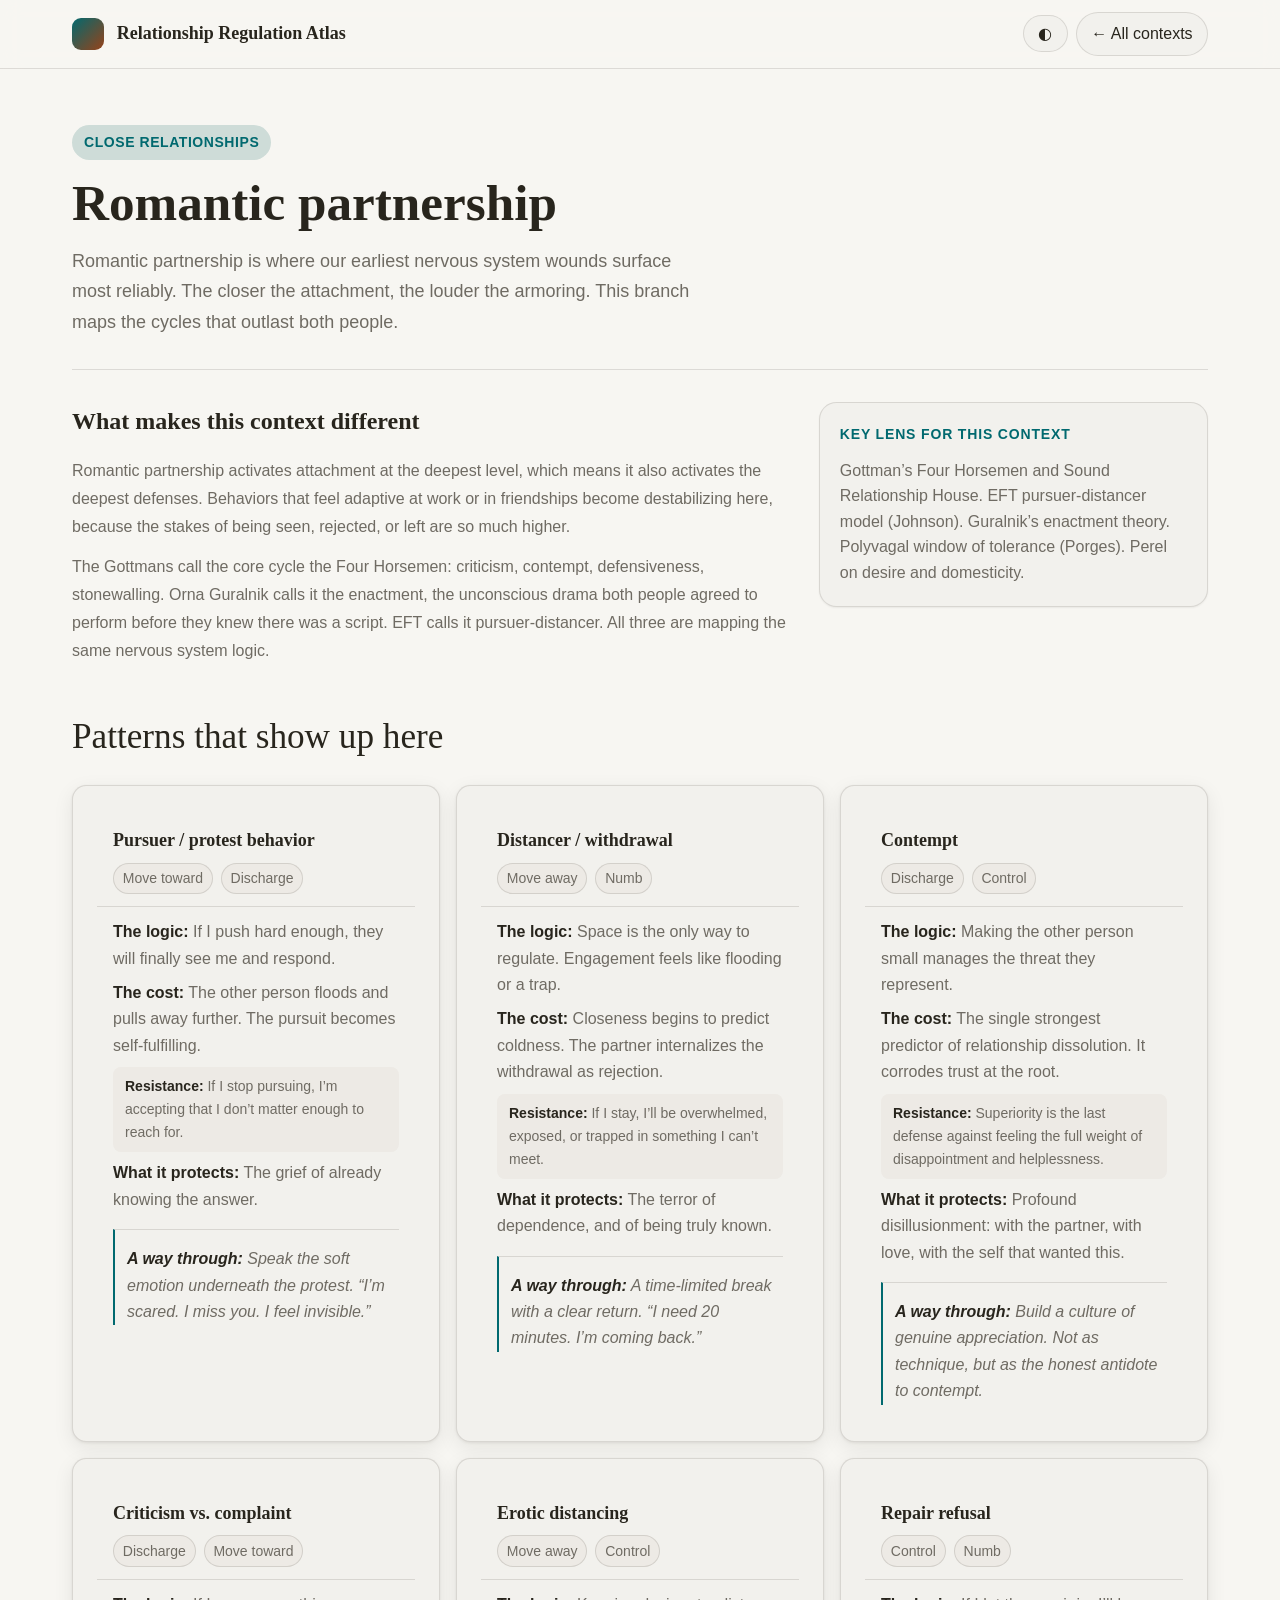
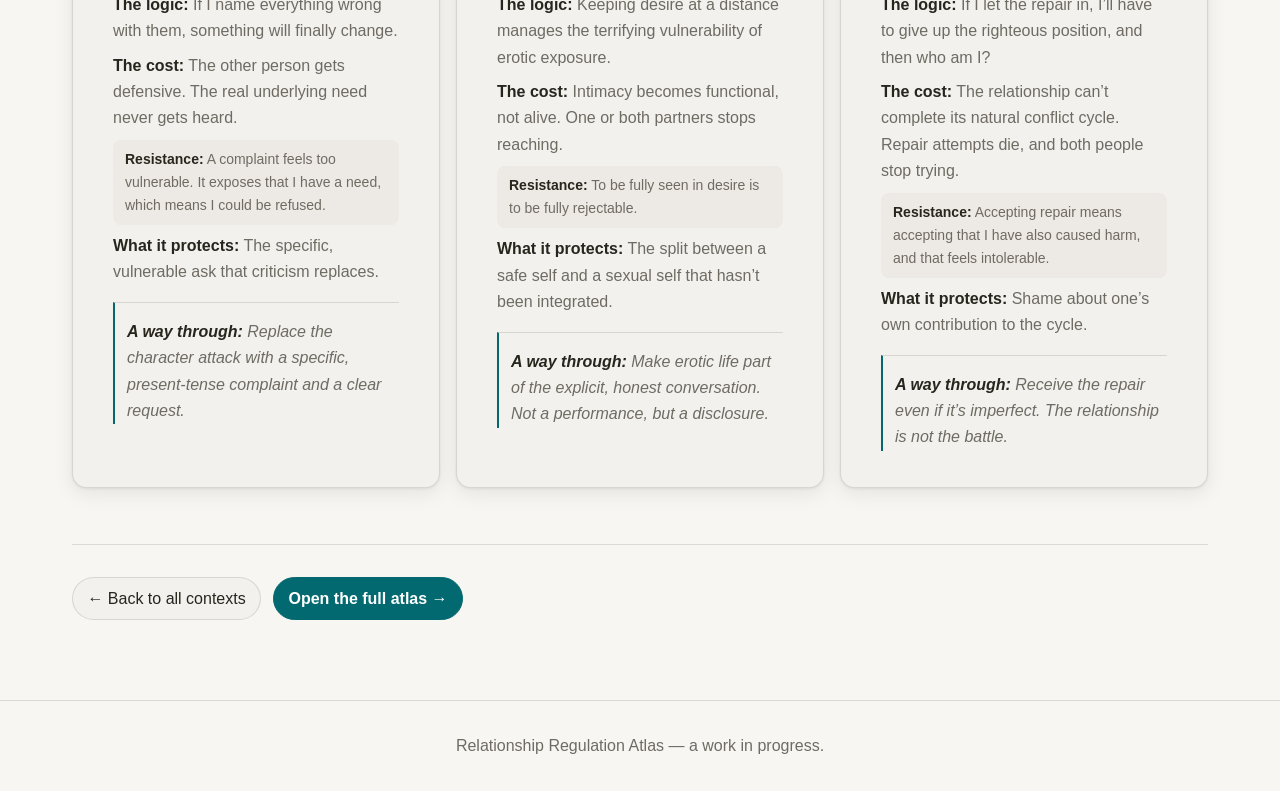
<file: branch-romantic.html>
<!DOCTYPE html>
<html lang="en" data-theme="light">
<head>
  <meta charset="UTF-8" />
  <meta name="viewport" content="width=device-width, initial-scale=1.0" />
  <title>Romantic Partnership &mdash; Relationship Regulation Atlas</title>
  <link href="https://api.fontshare.com/v2/css?f[]=satoshi@400,500,700&f[]=zodiak@400,700&display=swap" rel="stylesheet">
  <link rel="stylesheet" href="style.css">
  <link rel="stylesheet" href="branch.css">
</head>
<body>
<div class="topbar">
  <div class="topbar-inner">
    <div class="brand">
      <a href="index.html" style="display:flex;gap:.8rem;align-items:center;text-decoration:none;color:inherit">
        <div class="logo" aria-hidden="true"></div>
        <div><h1>Relationship Regulation Atlas</h1></div>
      </a>
    </div>
    <div class="toolbar">
      <button class="btn" data-theme-toggle aria-label="Toggle theme">&#9680;</button>
      <a class="btn" href="index.html">&larr; All contexts</a>
    </div>
  </div>
</div>
<main class="wrap">
  <section class="branch-hero" style="--branch-color:#a7435c">
    <div class="branch-eyebrow">Close relationships</div>
    <h2 class="branch-title">Romantic partnership</h2>
    <p class="branch-sub">Romantic partnership is where our earliest nervous system wounds surface most reliably. The closer the attachment, the louder the armoring. This branch maps the cycles that outlast both people.</p>
  </section>

  <section class="branch-frame">
    <div class="branch-intro-grid">
      <div class="branch-intro-text">
        <h3>What makes this context different</h3>
        <p>Romantic partnership activates attachment at the deepest level, which means it also activates the deepest defenses. Behaviors that feel adaptive at work or in friendships become destabilizing here, because the stakes of being seen, rejected, or left are so much higher.</p>
        <p>The Gottmans call the core cycle the Four Horsemen: criticism, contempt, defensiveness, stonewalling. Orna Guralnik calls it the enactment, the unconscious drama both people agreed to perform before they knew there was a script. EFT calls it pursuer-distancer. All three are mapping the same nervous system logic.</p>
      </div>
      <div class="branch-lens panel pad">
        <div class="branch-lens-label">Key lens for this context</div>
        <p class="small">Gottman&rsquo;s Four Horsemen and Sound Relationship House. EFT pursuer-distancer model (Johnson). Guralnik&rsquo;s enactment theory. Polyvagal window of tolerance (Porges). Perel on desire and domesticity.</p>
      </div>
    </div>

    <div class="branch-section-title">Patterns that show up here</div>
    <div class="branch-behavior-grid">

      <div class="bcard">
        <div class="bcard-name">Pursuer / protest behavior</div>
        <div class="bcard-move"><span class="tag">Move toward</span> <span class="tag">Discharge</span></div>
        <div class="bcard-body">
          <div class="bcard-row"><strong>The logic:</strong> If I push hard enough, they will finally see me and respond.</div>
          <div class="bcard-row"><strong>The cost:</strong> The other person floods and pulls away further. The pursuit becomes self-fulfilling.</div>
          <div class="bcard-row bcard-resist"><strong>Resistance:</strong> If I stop pursuing, I&rsquo;m accepting that I don&rsquo;t matter enough to reach for.</div>
          <div class="bcard-row"><strong>What it protects:</strong> The grief of already knowing the answer.</div>
          <div class="bcard-row bcard-through"><strong>A way through:</strong> Speak the soft emotion underneath the protest. &ldquo;I&rsquo;m scared. I miss you. I feel invisible.&rdquo;</div>
        </div>
      </div>

      <div class="bcard">
        <div class="bcard-name">Distancer / withdrawal</div>
        <div class="bcard-move"><span class="tag">Move away</span> <span class="tag">Numb</span></div>
        <div class="bcard-body">
          <div class="bcard-row"><strong>The logic:</strong> Space is the only way to regulate. Engagement feels like flooding or a trap.</div>
          <div class="bcard-row"><strong>The cost:</strong> Closeness begins to predict coldness. The partner internalizes the withdrawal as rejection.</div>
          <div class="bcard-row bcard-resist"><strong>Resistance:</strong> If I stay, I&rsquo;ll be overwhelmed, exposed, or trapped in something I can&rsquo;t meet.</div>
          <div class="bcard-row"><strong>What it protects:</strong> The terror of dependence, and of being truly known.</div>
          <div class="bcard-row bcard-through"><strong>A way through:</strong> A time-limited break with a clear return. &ldquo;I need 20 minutes. I&rsquo;m coming back.&rdquo;</div>
        </div>
      </div>

      <div class="bcard">
        <div class="bcard-name">Contempt</div>
        <div class="bcard-move"><span class="tag">Discharge</span> <span class="tag">Control</span></div>
        <div class="bcard-body">
          <div class="bcard-row"><strong>The logic:</strong> Making the other person small manages the threat they represent.</div>
          <div class="bcard-row"><strong>The cost:</strong> The single strongest predictor of relationship dissolution. It corrodes trust at the root.</div>
          <div class="bcard-row bcard-resist"><strong>Resistance:</strong> Superiority is the last defense against feeling the full weight of disappointment and helplessness.</div>
          <div class="bcard-row"><strong>What it protects:</strong> Profound disillusionment: with the partner, with love, with the self that wanted this.</div>
          <div class="bcard-row bcard-through"><strong>A way through:</strong> Build a culture of genuine appreciation. Not as technique, but as the honest antidote to contempt.</div>
        </div>
      </div>

      <div class="bcard">
        <div class="bcard-name">Criticism vs. complaint</div>
        <div class="bcard-move"><span class="tag">Discharge</span> <span class="tag">Move toward</span></div>
        <div class="bcard-body">
          <div class="bcard-row"><strong>The logic:</strong> If I name everything wrong with them, something will finally change.</div>
          <div class="bcard-row"><strong>The cost:</strong> The other person gets defensive. The real underlying need never gets heard.</div>
          <div class="bcard-row bcard-resist"><strong>Resistance:</strong> A complaint feels too vulnerable. It exposes that I have a need, which means I could be refused.</div>
          <div class="bcard-row"><strong>What it protects:</strong> The specific, vulnerable ask that criticism replaces.</div>
          <div class="bcard-row bcard-through"><strong>A way through:</strong> Replace the character attack with a specific, present-tense complaint and a clear request.</div>
        </div>
      </div>

      <div class="bcard">
        <div class="bcard-name">Erotic distancing</div>
        <div class="bcard-move"><span class="tag">Move away</span> <span class="tag">Control</span></div>
        <div class="bcard-body">
          <div class="bcard-row"><strong>The logic:</strong> Keeping desire at a distance manages the terrifying vulnerability of erotic exposure.</div>
          <div class="bcard-row"><strong>The cost:</strong> Intimacy becomes functional, not alive. One or both partners stops reaching.</div>
          <div class="bcard-row bcard-resist"><strong>Resistance:</strong> To be fully seen in desire is to be fully rejectable.</div>
          <div class="bcard-row"><strong>What it protects:</strong> The split between a safe self and a sexual self that hasn&rsquo;t been integrated.</div>
          <div class="bcard-row bcard-through"><strong>A way through:</strong> Make erotic life part of the explicit, honest conversation. Not a performance, but a disclosure.</div>
        </div>
      </div>

      <div class="bcard">
        <div class="bcard-name">Repair refusal</div>
        <div class="bcard-move"><span class="tag">Control</span> <span class="tag">Numb</span></div>
        <div class="bcard-body">
          <div class="bcard-row"><strong>The logic:</strong> If I let the repair in, I&rsquo;ll have to give up the righteous position, and then who am I?</div>
          <div class="bcard-row"><strong>The cost:</strong> The relationship can&rsquo;t complete its natural conflict cycle. Repair attempts die, and both people stop trying.</div>
          <div class="bcard-row bcard-resist"><strong>Resistance:</strong> Accepting repair means accepting that I have also caused harm, and that feels intolerable.</div>
          <div class="bcard-row"><strong>What it protects:</strong> Shame about one&rsquo;s own contribution to the cycle.</div>
          <div class="bcard-row bcard-through"><strong>A way through:</strong> Receive the repair even if it&rsquo;s imperfect. The relationship is not the battle.</div>
        </div>
      </div>

    </div>
  </section>

  <div class="branch-back-row">
    <a href="index.html" class="btn">&larr; Back to all contexts</a>
    <a href="atlas.html" class="btn primary">Open the full atlas &rarr;</a>
  </div>
</main>
<footer style="border-top:1px solid var(--color-border);margin-top:var(--space-12);padding:var(--space-8) var(--space-4);text-align:center">
  <p class="small muted">Relationship Regulation Atlas &mdash; a work in progress.</p>
</footer>
<script>
(function(){
  const t = document.querySelector('[data-theme-toggle]');
  const r = document.documentElement;
  r.setAttribute('data-theme', 'light');
  t && t.addEventListener('click', () => {
    const next = r.getAttribute('data-theme') === 'dark' ? 'light' : 'dark';
    r.setAttribute('data-theme', next);
  });
})();
</script>
</body>
</html>
</file>
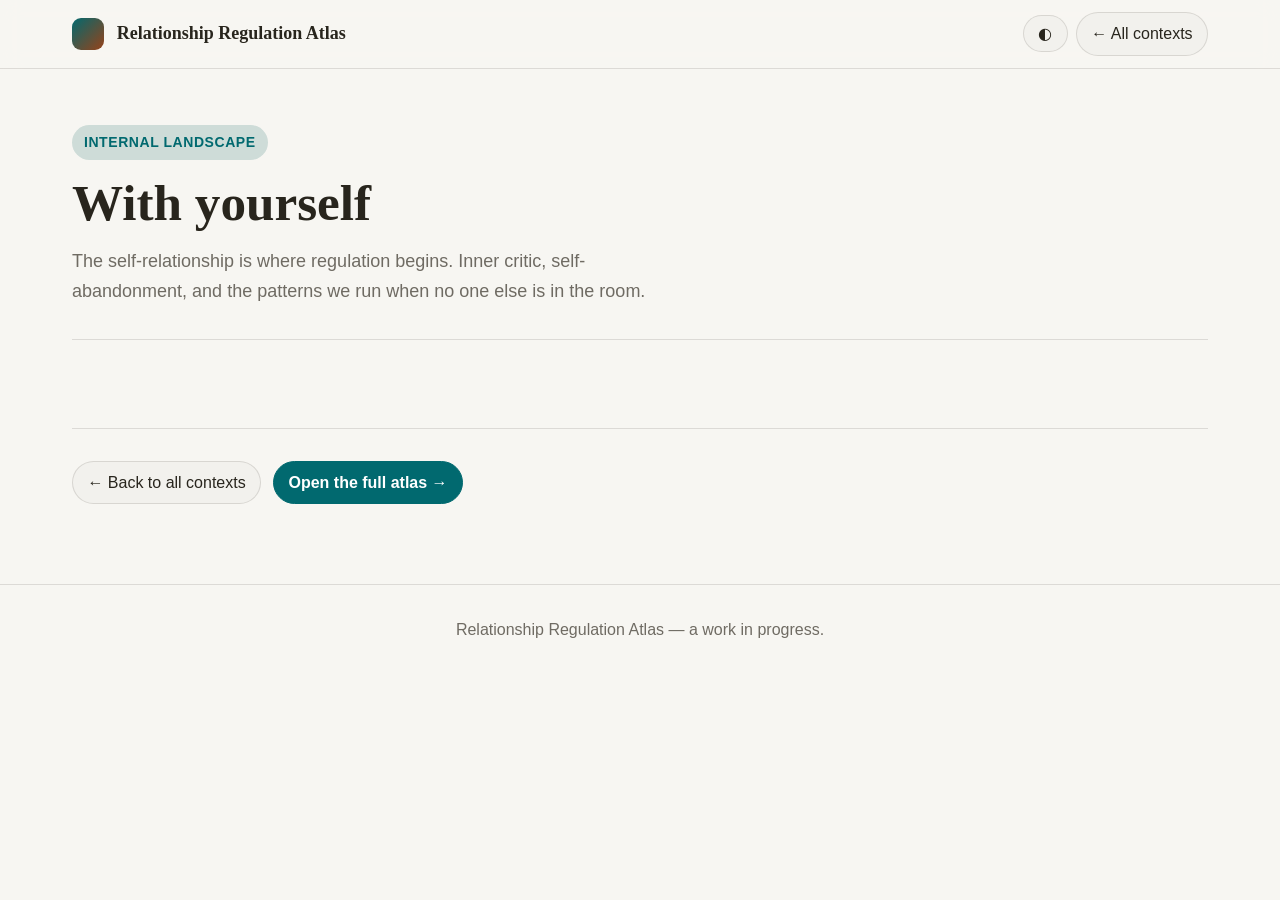
<file: branch-self.html>
<!DOCTYPE html>
<html lang="en" data-theme="light">
<head>
  <meta charset="UTF-8" />
  <meta name="viewport" content="width=device-width, initial-scale=1.0" />
  <title>With Yourself &mdash; Relationship Regulation Atlas</title>
  <link href="https://api.fontshare.com/v2/css?f[]=satoshi@400,500,700&f[]=zodiak@400,700&display=swap" rel="stylesheet">
  <link rel="stylesheet" href="style.css">
  <link rel="stylesheet" href="branch.css">
</head>
<body>
<div class="topbar">
  <div class="topbar-inner">
    <div class="brand">
      <a href="index.html" style="display:flex;gap:.8rem;align-items:center;text-decoration:none;color:inherit">
        <div class="logo" aria-hidden="true"></div>
        <div><h1>Relationship Regulation Atlas</h1></div>
      </a>
    </div>
    <div class="toolbar">
      <button class="btn" data-theme-toggle aria-label="Toggle theme">&#9680;</button>
      <a class="btn" href="index.html">&larr; All contexts</a>
    </div>
  </div>
</div>
<main class="wrap">
  <section class="branch-hero" style="--branch-color:#5a9f40">
    <div class="branch-eyebrow">Internal landscape</div>
    <h2 class="branch-title">With yourself</h2>
    <p class="branch-sub">The self-relationship is where regulation begins. Inner critic, self-abandonment, and the patterns we run when no one else is in the room.</p>
  </section>
  <section class="branch-frame" id="branch-content"></section>
  <div class="branch-back-row">
    <a href="index.html" class="btn">&larr; Back to all contexts</a>
    <a href="atlas.html" class="btn primary">Open the full atlas &rarr;</a>
  </div>
</main>
<footer style="border-top:1px solid var(--color-border);margin-top:var(--space-12);padding:var(--space-8) var(--space-4);text-align:center">
  <p class="small muted">Relationship Regulation Atlas &mdash; a work in progress.</p>
</footer>
<script src="data.js"></script>
<script src="resourcing.js"></script>
<script>
(function(){
  const t = document.querySelector('[data-theme-toggle]');
  const r = document.documentElement;
  r.setAttribute('data-theme', 'light');
  t && t.addEventListener('click', () => {
    const next = r.getAttribute('data-theme') === 'dark' ? 'light' : 'dark';
    r.setAttribute('data-theme', next);
  });
})();
</script>
</body>
</html>
</file>
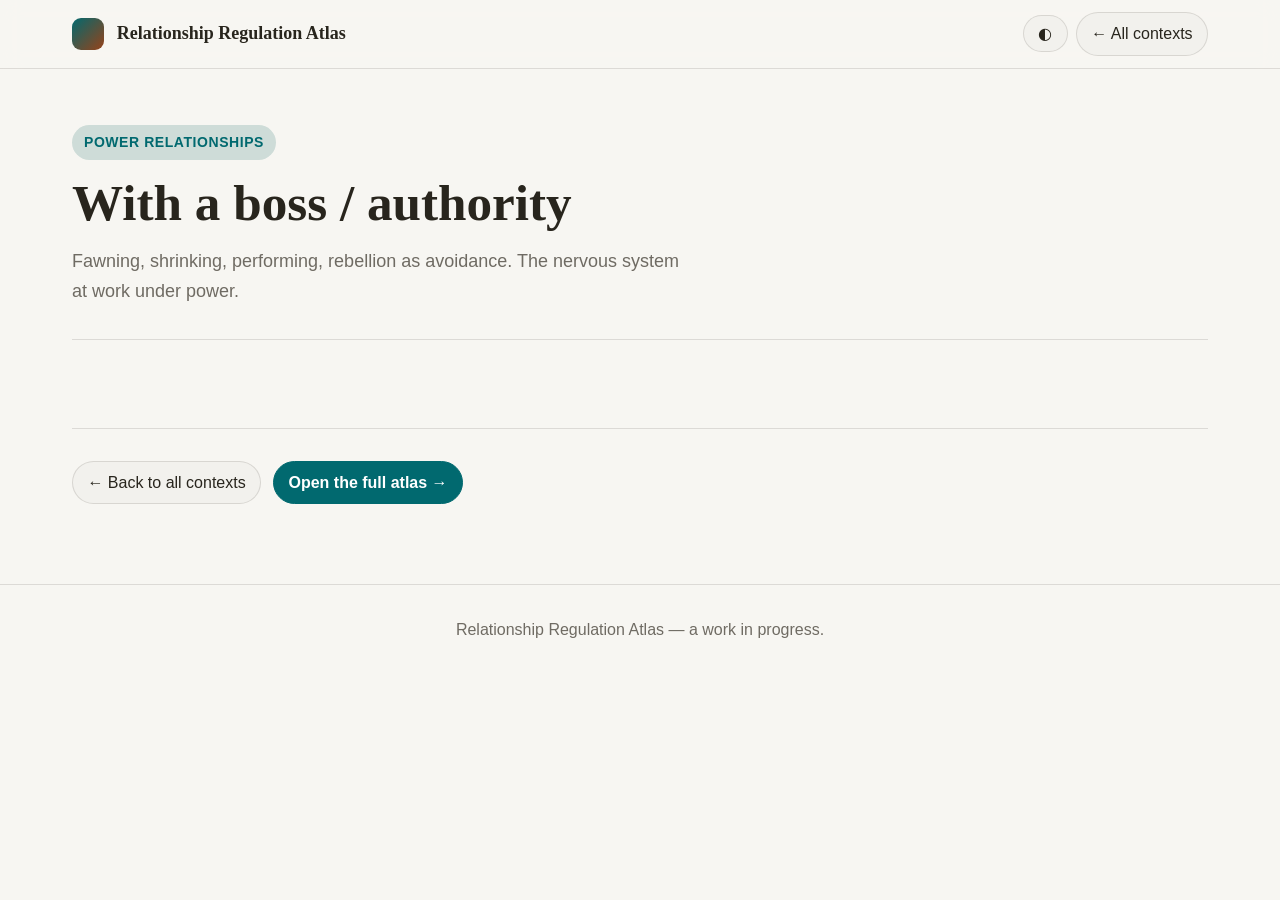
<file: branch-work-authority.html>
<!DOCTYPE html>
<html lang="en" data-theme="light">
<head>
  <meta charset="UTF-8" />
  <meta name="viewport" content="width=device-width, initial-scale=1.0" />
  <title>With a Boss / Authority &mdash; Relationship Regulation Atlas</title>
  <link href="https://api.fontshare.com/v2/css?f[]=satoshi@400,500,700&f[]=zodiak@400,700&display=swap" rel="stylesheet">
  <link rel="stylesheet" href="style.css">
  <link rel="stylesheet" href="branch.css">
</head>
<body>
<div class="topbar">
  <div class="topbar-inner">
    <div class="brand">
      <a href="index.html" style="display:flex;gap:.8rem;align-items:center;text-decoration:none;color:inherit">
        <div class="logo" aria-hidden="true"></div>
        <div><h1>Relationship Regulation Atlas</h1></div>
      </a>
    </div>
    <div class="toolbar">
      <button class="btn" data-theme-toggle aria-label="Toggle theme">&#9680;</button>
      <a class="btn" href="index.html">&larr; All contexts</a>
    </div>
  </div>
</div>
<main class="wrap">
  <section class="branch-hero" style="--branch-color:#cf6a2f">
    <div class="branch-eyebrow">Power relationships</div>
    <h2 class="branch-title">With a boss / authority</h2>
    <p class="branch-sub">Fawning, shrinking, performing, rebellion as avoidance. The nervous system at work under power.</p>
  </section>
  <section class="branch-frame" id="branch-content"></section>
  <div class="branch-back-row">
    <a href="index.html" class="btn">&larr; Back to all contexts</a>
    <a href="atlas.html" class="btn primary">Open the full atlas &rarr;</a>
  </div>
</main>
<footer style="border-top:1px solid var(--color-border);margin-top:var(--space-12);padding:var(--space-8) var(--space-4);text-align:center">
  <p class="small muted">Relationship Regulation Atlas &mdash; a work in progress.</p>
</footer>
<script src="data.js"></script>
<script src="resourcing.js"></script>
<script>
(function(){
  const t = document.querySelector('[data-theme-toggle]');
  const r = document.documentElement;
  r.setAttribute('data-theme', 'light');
  t && t.addEventListener('click', () => {
    const next = r.getAttribute('data-theme') === 'dark' ? 'light' : 'dark';
    r.setAttribute('data-theme', next);
  });
})();
</script>
</body>
</html>
</file>
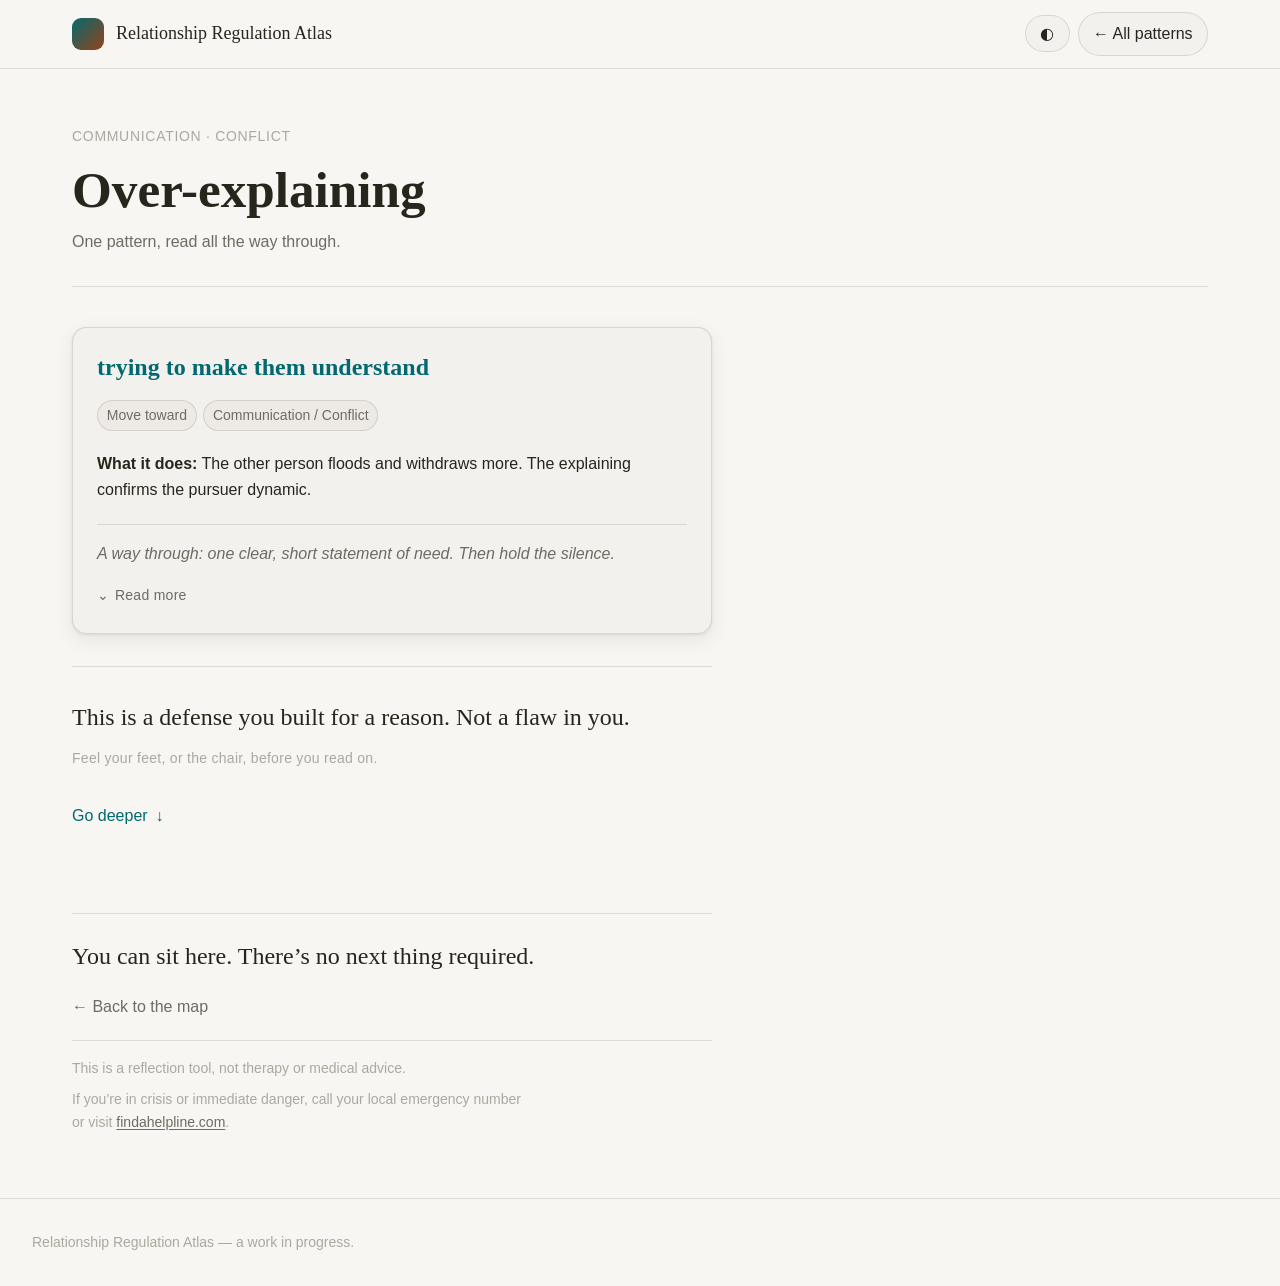
<file: pattern-over-explaining.html>
<!DOCTYPE html>
<html lang="en" data-theme="light">
<head>
  <meta charset="UTF-8" />
  <meta name="viewport" content="width=device-width, initial-scale=1.0" />
  <title>Over-explaining — Relationship Regulation Atlas</title>
  <link href="https://api.fontshare.com/v2/css?f[]=satoshi@400,500,700&f[]=zodiak@400,700&display=swap" rel="stylesheet">
  <link rel="stylesheet" href="style.css">
</head>
<body>

<div class="topbar">
  <div class="topbar-inner">
    <a class="brand" href="index.html">
      <div class="logo" aria-hidden="true"></div>
      <span class="brand-name">Relationship Regulation Atlas</span>
    </a>
    <div class="toolbar">
      <button class="btn" data-theme-toggle aria-label="Toggle theme">&#9680;</button>
      <a class="btn" href="atlas.html">&#8592; All patterns</a>
    </div>
  </div>
</div>

<main class="wrap">

  <section class="branch-hero">
    <span class="branch-eyebrow">Communication &middot; Conflict</span>
    <h1 class="branch-title">Over-explaining</h1>
    <p class="branch-sub">One pattern, read all the way through.</p>
  </section>

  <div style="max-width:640px">

    <!-- CARD -->
    <div class="bcard">

      <p class="bcard-descriptor">trying to make them understand</p>

      <div class="bcard-tags">
        <span class="tag">Move toward</span>
        <span class="tag">Communication / Conflict</span>
      </div>

      <div class="bcard-surface">
        <div class="bcard-row">
          <strong>What it does:</strong> The other person floods and withdraws more. The explaining confirms the pursuer dynamic.
        </div>
        <div class="bcard-through">
          A way through: one clear, short statement of need. Then hold the silence.
        </div>
      </div>

      <button class="expand-trigger" aria-expanded="false" aria-controls="card-expand" id="expand-btn">
        <span class="expand-icon" aria-hidden="true">&#8964;</span>
        <span class="expand-label">Read more</span>
      </button>

      <div class="bcard-expand" id="card-expand" aria-hidden="true">
        <div class="bcard-expand-inner">
          <div class="bcard-expand-content">
            <div class="bcard-row">
              <strong>Why this made sense:</strong> You were trying to secure understanding and prevent abandonment through words and clarity.
            </div>
            <div class="bcard-row">
              <strong>What keeps it in place:</strong> If you stop, you may have to accept that they simply are not meeting you.
            </div>
            <div class="bcard-covering">
              Your own anger and grief about the gap between what you need and what you&rsquo;re getting.
            </div>
            <div class="bcard-row">
              <strong>What stopping feels like:</strong> Without the right explanation, you will be misunderstood, blamed, or left.
            </div>
          </div>
        </div>
      </div>

    </div>

    <!-- RESOURCING LAYER -->
    <div class="resourcing">

      <p class="r-framing">This is a defense you built for a reason. Not a flaw in you.</p>
      <p class="r-grounding">Feel your feet, or the chair, before you read on.</p>

      <button class="oe-toggle" aria-expanded="false" aria-controls="oe-depth" id="oe-toggle-btn">
        Go deeper
        <span class="oe-toggle-icon" aria-hidden="true">&#8595;</span>
      </button>

      <div class="oe-depth" id="oe-depth">
        <div class="oe-depth-inner">
          <div class="oe-depth-grid">

            <div class="oe-block">
              <span class="oe-eyebrow">What if it comes true</span>
              <p>You say it once, you stop explaining, and they still don&rsquo;t get it. The gap is real and it stays. They don&rsquo;t change their mind, and you didn&rsquo;t earn the understanding you were working for.</p>
            </div>

            <div class="oe-block">
              <span class="oe-eyebrow">What holds: inside you</span>
              <p>You&rsquo;ve already lived through being misunderstood and kept going. You&rsquo;re not actually managed by it. Knowing the truth, even an unwanted one, is something you&rsquo;ve carried before and can carry again.</p>
            </div>

            <div class="oe-block">
              <span class="oe-eyebrow">What holds: with another person</span>
              <p>When you&rsquo;re ready: one person who lets the gap be real without rushing to fix it shows you that being incompletely understood isn&rsquo;t the same as being left.</p>
            </div>

            <div class="oe-block oe-block-move">
              <span class="oe-eyebrow">One move</span>
              <p>Say the thing once. Then stop, and let the silence sit for one breath without adding to it.</p>
            </div>

          </div>
        </div>
      </div>

      <div class="r-floor">
        <p class="r-closing">You can sit here. There&rsquo;s no next thing required.</p>
        <a href="atlas.html" class="r-exit">&#8592; Back to the map</a>

        <div class="r-legal">
          <p>This is a reflection tool, not therapy or medical advice.</p>
          <p>If you&rsquo;re in crisis or immediate danger, call your local emergency number or visit <a href="https://findahelpline.com" target="_blank" rel="noopener">findahelpline.com</a>.</p>
        </div>
      </div>

    </div>

  </div>

</main>

<footer style="border-top:1px solid var(--color-border);margin-top:var(--space-12);padding:var(--space-8) clamp(var(--space-4),4vw,var(--space-8))">
  <p style="font-size:var(--text-xs);color:var(--color-text-faint)">Relationship Regulation Atlas &mdash; a work in progress.</p>
</footer>

<script>
(function(){
  const toggle = document.querySelector('[data-theme-toggle]');
  const root   = document.documentElement;
  let theme = matchMedia('(prefers-color-scheme:dark)').matches ? 'dark' : 'light';
  root.setAttribute('data-theme', theme);
  if (toggle) toggle.addEventListener('click', () => {
    theme = theme === 'dark' ? 'light' : 'dark';
    root.setAttribute('data-theme', theme);
  });

  // bcard expand
  const btn   = document.getElementById('expand-btn');
  const panel = document.getElementById('card-expand');
  const label = btn.querySelector('.expand-label');
  btn.addEventListener('click', () => {
    const expanded = btn.getAttribute('aria-expanded') === 'true';
    btn.setAttribute('aria-expanded', String(!expanded));
    panel.setAttribute('aria-hidden', String(expanded));
    label.textContent = expanded ? 'Read more' : 'Show less';
  });

  // OE depth expander
  const oeBtn   = document.getElementById('oe-toggle-btn');
  const oeDepth = document.getElementById('oe-depth');
  const oeIcon  = oeBtn.querySelector('.oe-toggle-icon');
  oeBtn.addEventListener('click', () => {
    const open = oeDepth.classList.toggle('open');
    oeBtn.setAttribute('aria-expanded', String(open));
    oeIcon.style.transform = open ? 'rotate(180deg)' : '';
  });
})();
</script>
</body>
</html>
</file>
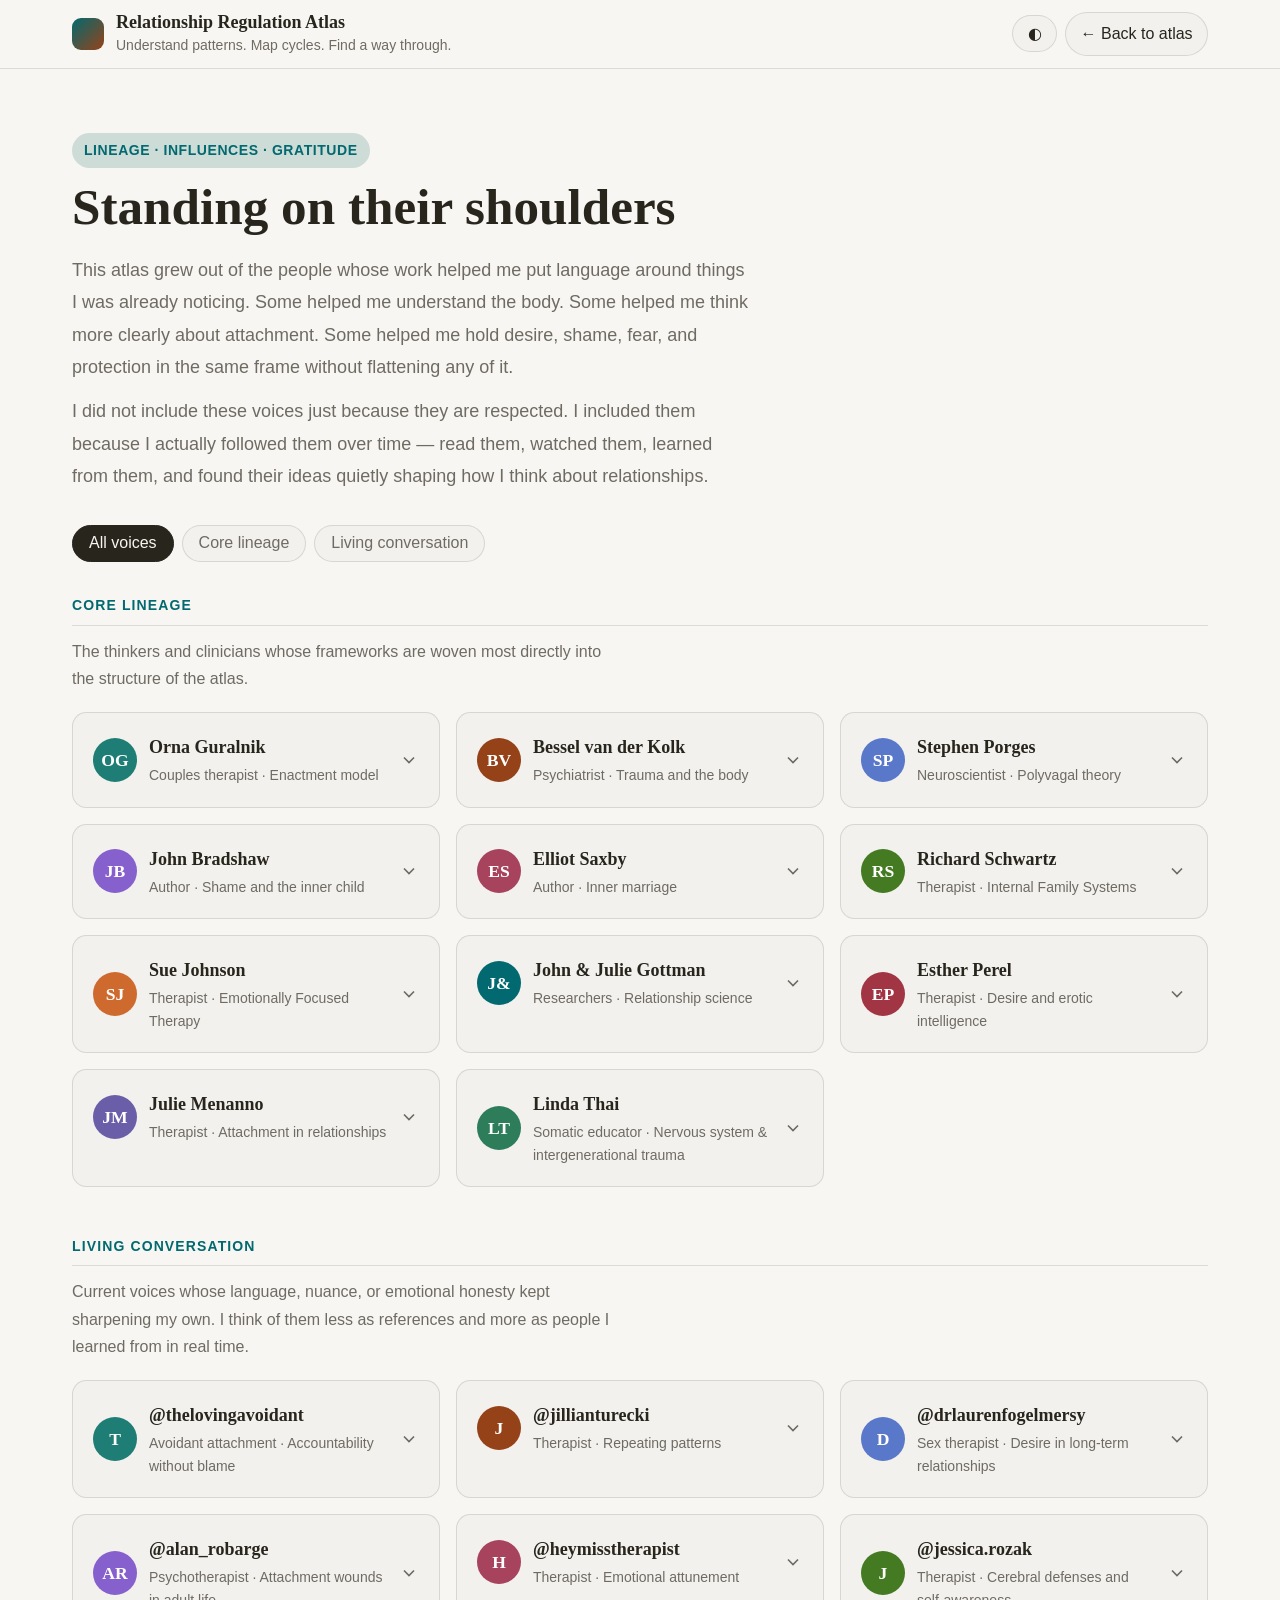
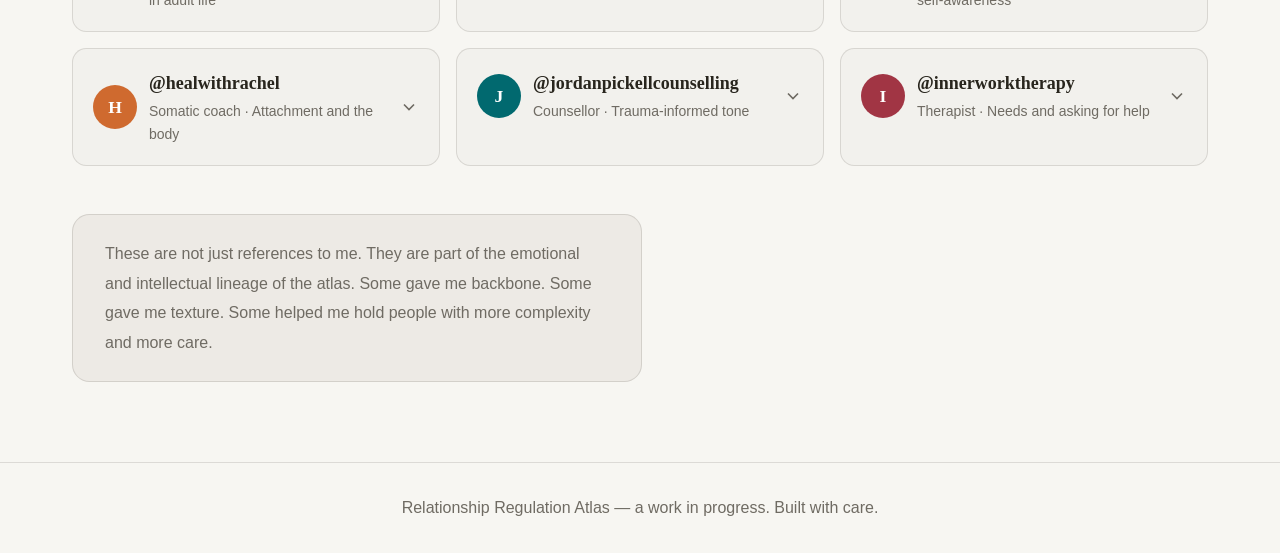
<file: references.html>
<!DOCTYPE html>
<html lang="en" data-theme="light">
<head>
  <meta charset="UTF-8" />
  <meta name="viewport" content="width=device-width, initial-scale=1.0" />
  <title>Standing on Their Shoulders — Relationship Regulation Atlas</title>
  <link href="https://api.fontshare.com/v2/css?f[]=satoshi@400,500,700&f[]=zodiak@400,700&display=swap" rel="stylesheet">
  <link rel="stylesheet" href="style.css">
  <style>
    /* ── Page-specific additions ── */

    .ref-hero {
      padding: var(--space-12) 0 var(--space-8);
      max-width: 680px;
    }
    .ref-hero h2 {
      font-size: var(--text-2xl);
      margin: var(--space-3) 0 var(--space-5);
    }
    .ref-hero p {
      color: var(--color-text-muted);
      line-height: 1.8;
      font-size: var(--text-base);
    }

    /* ── Group nav pills ── */
    .group-nav {
      display: flex;
      gap: var(--space-2);
      flex-wrap: wrap;
      margin-bottom: var(--space-8);
    }
    .group-pill {
      padding: .55rem 1rem;
      border-radius: 999px;
      border: 1px solid var(--color-border);
      background: var(--color-surface);
      cursor: pointer;
      font-size: var(--text-sm);
      font-family: var(--font-body);
      color: var(--color-text-muted);
      transition: background .15s, color .15s, border-color .15s;
    }
    .group-pill.active,
    .group-pill:hover {
      background: var(--color-text);
      color: var(--color-bg);
      border-color: var(--color-text);
    }

    /* ── Voice cards ── */
    .voice-grid {
      display: grid;
      grid-template-columns: repeat(auto-fill, minmax(300px, 1fr));
      gap: var(--space-4);
      margin-bottom: var(--space-12);
    }

    .voice-card {
      background: var(--color-surface);
      border: 1px solid var(--color-border);
      border-radius: var(--radius-md);
      overflow: hidden;
      transition: box-shadow .2s;
    }
    .voice-card:hover { box-shadow: var(--shadow-md); }

    .voice-header {
      display: flex;
      align-items: center;
      justify-content: space-between;
      padding: var(--space-5);
      cursor: pointer;
      gap: var(--space-3);
      user-select: none;
    }
    .voice-header-left { display: flex; align-items: center; gap: var(--space-3); }

    .voice-avatar {
      width: 44px; height: 44px;
      border-radius: 50%;
      display: flex; align-items: center; justify-content: center;
      font-family: var(--font-display);
      font-size: 1.1rem;
      font-weight: 700;
      flex-shrink: 0;
      color: white;
    }

    .voice-name {
      font-family: var(--font-display);
      font-size: var(--text-base);
      font-weight: 700;
      margin: 0 0 .15rem;
      color: var(--color-text);
    }
    .voice-role {
      font-size: var(--text-xs);
      color: var(--color-text-muted);
      margin: 0;
    }

    .voice-chevron {
      width: 20px; height: 20px;
      color: var(--color-text-muted);
      flex-shrink: 0;
      transition: transform .25s cubic-bezier(.16,1,.3,1);
    }
    .voice-card.open .voice-chevron { transform: rotate(180deg); }

    .voice-body {
      display: none;
      padding: 0 var(--space-5) var(--space-5);
      padding-top: 0;
    }
    .voice-card.open .voice-body { display: block; }

    .voice-divider {
      height: 1px;
      background: var(--color-border);
      margin-bottom: var(--space-4);
    }

    .voice-body p {
      margin: 0 0 var(--space-3);
      font-size: var(--text-sm);
      line-height: 1.75;
      color: var(--color-text-muted);
    }

    .voice-tag {
      display: inline-flex;
      align-items: center;
      gap: .35rem;
      font-size: var(--text-xs);
      padding: .3rem .65rem;
      border-radius: 999px;
      background: var(--color-surface-2);
      border: 1px solid var(--color-border);
      color: var(--color-text-muted);
      margin-top: var(--space-2);
    }

    /* ── Group label ── */
    .group-block { margin-bottom: var(--space-10); }
    .group-heading {
      font-size: var(--text-xs);
      font-weight: 700;
      letter-spacing: .08em;
      text-transform: uppercase;
      color: var(--color-primary);
      margin-bottom: var(--space-2);
      padding-bottom: var(--space-2);
      border-bottom: 1px solid var(--color-border);
    }
    .group-desc {
      font-size: var(--text-sm);
      color: var(--color-text-muted);
      max-width: 62ch;
      line-height: 1.7;
      margin: var(--space-3) 0 var(--space-5);
    }

    /* ── Closing note ── */
    .closing-note {
      max-width: 64ch;
      font-size: var(--text-sm);
      line-height: 1.85;
      color: var(--color-text-muted);
      padding: var(--space-6) var(--space-8);
      background: var(--color-surface-2);
      border-radius: var(--radius-lg);
      border: 1px solid var(--color-border);
      margin-bottom: var(--space-16);
    }

    /* ── Avatar colors by index ── */
    .av-0{background:#1e7d74} .av-1{background:#964219} .av-2{background:#5a78c9}
    .av-3{background:#8660cc} .av-4{background:#a7435c} .av-5{background:#437a22}
    .av-6{background:#cf6a2f} .av-7{background:#01696f} .av-8{background:#a13544}
    .av-9{background:#6b5ea8} .av-10{background:#2e7d5a}

    @media (max-width: 600px) {
      .voice-grid { grid-template-columns: 1fr; }
      .ref-hero { padding: var(--space-8) 0 var(--space-6); }
    }
  </style>
</head>
<body>

<div class="topbar">
  <div class="topbar-inner">
    <div class="brand">
      <div class="logo" aria-hidden="true"></div>
      <div>
        <h1>Relationship Regulation Atlas</h1>
        <p>Understand patterns. Map cycles. Find a way through.</p>
      </div>
    </div>
    <div class="toolbar">
      <button class="btn" data-theme-toggle aria-label="Toggle theme">&#9680;</button>
      <a class="btn" href="index.html">&larr; Back to atlas</a>
    </div>
  </div>
</div>

<main class="wrap">

  <div class="ref-hero">
    <span class="eyebrow">Lineage &middot; Influences &middot; Gratitude</span>
    <h2>Standing on their shoulders</h2>
    <p>This atlas grew out of the people whose work helped me put language around things I was already noticing. Some helped me understand the body. Some helped me think more clearly about attachment. Some helped me hold desire, shame, fear, and protection in the same frame without flattening any of it.</p>
    <p style="margin-top:var(--space-3)">I did not include these voices just because they are respected. I included them because I actually followed them over time &mdash; read them, watched them, learned from them, and found their ideas quietly shaping how I think about relationships.</p>
  </div>

  <!-- Group filter pills -->
  <nav class="group-nav" id="groupNav" aria-label="Filter by group"></nav>

  <!-- Rendered groups -->
  <div id="voiceContent"></div>

  <div class="closing-note">
    These are not just references to me. They are part of the emotional and intellectual lineage of the atlas. Some gave me backbone. Some gave me texture. Some helped me hold people with more complexity and more care.
  </div>

</main>

<footer style="border-top:1px solid var(--color-border);padding:var(--space-8) var(--space-4);text-align:center">
  <p class="small muted">Relationship Regulation Atlas &mdash; a work in progress. Built with care.</p>
</footer>

<script>
// ── DATA ──────────────────────────────────────────────────────────
const groups = [
  {
    id: 'core',
    label: 'Core lineage',
    desc: 'The thinkers and clinicians whose frameworks are woven most directly into the structure of the atlas.',
    voices: [
      {
        name: 'Orna Guralnik',
        role: 'Couples therapist · Enactment model',
        tags: ['Enactment', 'Relational dynamics', 'Unconscious communication'],
        body: `I pulled Orna in because she helped me see that the real action in a relationship is often happening underneath the obvious conversation. Watching her work made me pay more attention to pauses, misattunement, defensiveness, and the moment right before someone pulls away.

Her concept of enactment — that the couple is unconsciously recreating old dynamics in the room — runs through how the atlas frames every behavior as a response to something larger than the present moment.`
      },
      {
        name: 'Bessel van der Kolk',
        role: 'Psychiatrist · Trauma and the body',
        tags: ['Trauma', 'Body memory', 'Nervous system'],
        body: `I included Bessel because he gave me a stronger language for shutdown, flooding, numbness, and the body\'s memory. He helped me keep the atlas grounded in the fact that people are not only reacting from thoughts.

His insistence that the body keeps the score — that overwhelm lives in sensation and posture and breath, not only in story — kept the nervous system side of the matrix feeling concrete rather than theoretical.`
      },
      {
        name: 'Stephen Porges',
        role: 'Neuroscientist · Polyvagal theory',
        tags: ['Polyvagal theory', 'Safety', 'Co-regulation'],
        body: `Porges helped me think about behavior through nervous system state. That gave me a way to look at silence, anger, clinginess, or collapse with more curiosity and less judgment.

The distinction between fight/flight, freeze, and social engagement shapes nearly every cluster in the atlas. Understanding that a person in shutdown is not being passive — they are in a physiological state that makes mobilization temporarily impossible — changed the whole tone of how the resistance column is written.`
      },
      {
        name: 'John Bradshaw',
        role: 'Author · Shame and the inner child',
        tags: ['Toxic shame', 'Inner child', 'Family systems'],
        body: `I pulled Bradshaw in because his work keeps bringing you back to the younger self under the adult reaction. He helped me remember that a lot of what looks dramatic, avoidant, controlling, or needy is also old hurt trying to keep itself safe.

His work on toxic shame — not guilt about what you did, but shame about who you are — sits underneath the fear column of almost every row in the atlas.`
      },
      {
        name: 'Elliot Saxby',
        role: 'Author · Inner marriage',
        tags: ['Inner division', 'Self-parts', 'Integration'],
        body: `I included Elliot because his work helps me think about inner division — the part that performs, the part that hides, the part that wants love, and the part that does not trust it. That tension is all over this atlas.

His framing of the inner marriage — the work of integrating the masculine and feminine, the public and private, the capable and the needy — gave me a useful scaffold for thinking about behaviors that look like control but are actually a kind of internal civil war.`
      },
      {
        name: 'Richard Schwartz',
        role: 'Therapist · Internal Family Systems',
        tags: ['IFS', 'Parts work', 'Self-leadership'],
        body: `Schwartz gave me one of the deepest emotional permissions in this whole project: every part is trying to help.

That idea softened the writing and changed the whole tone of the map. It is the reason the atlas does not pathologize stonewalling, over-functioning, numbing, or withdrawal. Each of those behaviors has a protective logic. The goal is not to eliminate the part but to understand what it is protecting — and whether it still needs to do that job.`
      },
      {
        name: 'Sue Johnson',
        role: 'Therapist · Emotionally Focused Therapy',
        tags: ['EFT', 'Attachment cycles', 'Pursuer–distancer'],
        body: `Sue Johnson helped me think in cycles. The pursuer–distancer dynamic — and the way it maps onto each person\'s attachment fear — is one of the most useful lenses in the whole atlas.

I kept coming back to the way her work makes room for both people\'s fear at once, without losing sight of impact or responsibility. The cycle map feature in the atlas is the most direct product of her influence.`
      },
      {
        name: 'John & Julie Gottman',
        role: 'Researchers · Relationship science',
        tags: ['Four Horsemen', 'Repair', 'Conflict patterns'],
        body: `I included the Gottmans because their work gives people concrete handles. It is one thing to say a relationship is struggling. It is another thing to recognize criticism, contempt, defensiveness, and stonewalling while they are actually happening.

The Four Horsemen framework gave the atlas a common vocabulary for the conflict cluster that most people already have some exposure to — which makes it easier to enter.`
      },
      {
        name: 'Esther Perel',
        role: 'Therapist · Desire and erotic intelligence',
        tags: ['Desire', 'Erotic life', 'Ambivalence'],
        body: `I pulled Esther in because she gave language to tensions that are easy to feel and hard to explain — especially the tension between love and desire. Her work helped me keep erotic life in the atlas without making it flat or moralistic.

Her framing of desire as requiring mystery, separateness, and aliveness — and her willingness to sit with ambivalence without resolving it too quickly — shaped how the sexual/romantic cluster is written.`
      },
      {
        name: 'Julie Menanno',
        role: 'Therapist · Attachment in relationships',
        tags: ['Attachment styles', 'Daily dynamics', 'Accessibility'],
        body: `I included Julie because I remember how accessible her attachment language felt right away. There was something about the way she translated complicated dynamics into daily relationship moments that made the whole subject feel less abstract.

Her work helped me think about how attachment patterns are not just abstract childhood wounds — they are the thing that happens at 9pm on a Tuesday when someone says something in a particular tone.`
      },
      {
        name: 'Linda Thai',
        role: 'Somatic educator · Nervous system & intergenerational trauma',
        tags: ['Somatic work', 'Window of tolerance', 'Co-regulation'],
        body: `Linda belongs here in a more personal way. I was in her somatic certification classes, and what I learned there helped me feel regulation as something physical and relational, not just conceptual.

I still think about overwhelm, overthinking, flooding, and the way the body needs resourcing, co-regulation, and a wider window of tolerance. Her teaching is in the nervous system language of this atlas more than any other single source.`
      }
    ]
  },
  {
    id: 'living',
    label: 'Living conversation',
    desc: 'Current voices whose language, nuance, or emotional honesty kept sharpening my own. I think of them less as references and more as people I learned from in real time.',
    voices: [
      {
        name: '@thelovingavoidant',
        role: 'Avoidant attachment · Accountability without blame',
        tags: ['Avoidant attachment', 'Accountability'],
        body: `Posts that made room for avoidant attachment without turning it into a free pass. That balance helped me write the distancing rows with accountability and care at the same time.

The avoidant behavior entries in this atlas try to hold both: this is a real protective strategy with a real cost, and it is still the person\'s responsibility to work with it.`
      },
      {
        name: '@jillianturecki',
        role: 'Therapist · Repeating patterns',
        tags: ['Repetition compulsion', 'Pattern recognition'],
        body: `The idea I kept getting was that painful patterns repeat for a reason — not because people are weak, but because some part of them still believes the pattern is solving something.

That logic is built right into the resistance column of the atlas. Every behavior has a story about why stopping feels more dangerous than continuing.`
      },
      {
        name: '@drlaurenfogelmersy',
        role: 'Sex therapist · Desire in long-term relationships',
        tags: ['Desire', 'Long-term relationships', 'Sexual shame'],
        body: `I learned that desire problems inside a relationship need care, language, and honesty — not instant blame. That helped me write the erotic rows with more nuance, especially where sex, distance, shame, and longing get mixed together.

Her work made it easier to write about sexual distancing without reducing it to rejection.`
      },
      {
        name: '@alan_robarge',
        role: 'Psychotherapist · Attachment wounds in adult life',
        tags: ['Adult attachment', 'Proximity seeking', 'Emotional neglect'],
        body: `What I kept getting from Alan\'s work was that attachment wounds do not stay in childhood. They keep showing up in adult behavior, especially in the push for closeness and the fear of it.

That logic is part of the spine of the atlas — most of what is in the matrix is an adult nervous system running an old childhood program.`
      },
      {
        name: '@heymisstherapist',
        role: 'Therapist · Emotional attunement',
        tags: ['Attunement', 'Repair', 'Listening'],
        body: `Posts that made simple relational truths feel sharp again — especially around listening without fixing and the difference between solving a problem and helping someone feel understood.

That helped me think more carefully about repair, and about the ways caretaking can actually be a form of avoidance.`
      },
      {
        name: '@jessica.rozak',
        role: 'Therapist · Cerebral defenses and self-awareness',
        tags: ['Intellectualizing', 'Self-awareness', 'Being stuck'],
        body: `Jessica belongs here because she spoke directly to people who live in their heads. There is a very specific pain in understanding yourself well and still feeling stuck.

That helped shape the intellectualizing row in a more honest way. The atlas tries to hold that insight is not the same as change — and that understanding a pattern does not automatically dissolve it.`
      },
      {
        name: '@healwithrachel',
        role: 'Somatic coach · Attachment and the body',
        tags: ['Body-based healing', 'Present-moment attachment'],
        body: `What I learned from Rachel\'s work is that attachment pain is not just a story you tell about childhood. It is something that lives in the body and shows up in the present.

That kept the nervous system side of the atlas feeling concrete. The body entries — collapse, numbing, freeze — are written with this in mind.`
      },
      {
        name: '@jordanpickellcounselling',
        role: 'Counsellor · Trauma-informed tone',
        tags: ['Trauma-informed', 'Non-pathologizing'],
        body: `With Jordan, I remember a tone more than one single idea. Clear, steady, trauma-informed, never performative.

That kind of tone influenced how I wanted this atlas to feel when talking about hard patterns. The goal was always to write something that does not make people feel more ashamed of themselves.`
      },
      {
        name: '@innerworktherapy',
        role: 'Therapist · Needs and asking for help',
        tags: ['Needs', 'Shame', 'Asking for help'],
        body: `I remember learning that knowing what you need and actually asking for it are often two very different things.

That helped me think more carefully about insecure attachment, shame, and the fear people carry around needing anything from anyone. The gap between knowing and asking is one of the quietest forms of suffering in the atlas.`
      }
    ]
  }
];

// ── RENDER ────────────────────────────────────────────────────────
const AVATAR_COLORS = [
  '#1e7d74','#964219','#5a78c9','#8660cc','#a7435c',
  '#437a22','#cf6a2f','#01696f','#a13544','#6b5ea8','#2e7d5a'
];

function initials(name) {
  const clean = name.replace(/^@/, '');
  return clean.split(/[\s_]/).slice(0, 2).map(w => w[0].toUpperCase()).join('');
}

let activeGroup = 'all';

function renderNav() {
  const nav = document.getElementById('groupNav');
  const all = [{ id: 'all', label: 'All voices' }, ...groups];
  nav.innerHTML = '';
  all.forEach(g => {
    const btn = document.createElement('button');
    btn.className = 'group-pill' + (g.id === activeGroup ? ' active' : '');
    btn.textContent = g.label;
    btn.onclick = () => { activeGroup = g.id; renderNav(); renderContent(); };
    nav.appendChild(btn);
  });
}

function renderContent() {
  const container = document.getElementById('voiceContent');
  container.innerHTML = '';
  const toShow = activeGroup === 'all' ? groups : groups.filter(g => g.id === activeGroup);
  toShow.forEach(group => {
    const block = document.createElement('div');
    block.className = 'group-block';
    block.innerHTML = `
      <div class="group-heading">${group.label}</div>
      ${group.desc ? `<p class="group-desc">${group.desc}</p>` : ''}
      <div class="voice-grid" id="grid-${group.id}"></div>
    `;
    container.appendChild(block);
    const grid = block.querySelector(`#grid-${group.id}`);
    group.voices.forEach((v, i) => {
      const color = AVATAR_COLORS[i % AVATAR_COLORS.length];
      const card = document.createElement('div');
      card.className = 'voice-card';
      card.innerHTML = `
        <div class="voice-header" onclick="toggleCard(this)" role="button" aria-expanded="false" tabindex="0">
          <div class="voice-header-left">
            <div class="voice-avatar" style="background:${color}">${initials(v.name)}</div>
            <div>
              <p class="voice-name">${v.name}</p>
              <p class="voice-role">${v.role}</p>
            </div>
          </div>
          <svg class="voice-chevron" viewBox="0 0 24 24" fill="none" stroke="currentColor" stroke-width="2" aria-hidden="true">
            <polyline points="6 9 12 15 18 9"/>
          </svg>
        </div>
        <div class="voice-body">
          <div class="voice-divider"></div>
          ${v.body.split('\n\n').map(p => `<p>${p.trim()}</p>`).join('')}
          <div>${v.tags.map(t => `<span class="voice-tag">${t}</span>`).join(' ')}</div>
        </div>
      `;
      grid.appendChild(card);
    });
  });
}

function toggleCard(header) {
  const card = header.closest('.voice-card');
  const isOpen = card.classList.contains('open');
  // Close all others in same grid
  card.closest('.voice-grid').querySelectorAll('.voice-card.open').forEach(c => {
    c.classList.remove('open');
    c.querySelector('.voice-header').setAttribute('aria-expanded', 'false');
  });
  if (!isOpen) {
    card.classList.add('open');
    header.setAttribute('aria-expanded', 'true');
  }
}

// keyboard support
document.addEventListener('keydown', e => {
  if (e.key === 'Enter' && e.target.classList.contains('voice-header')) toggleCard(e.target);
});

// ── THEME TOGGLE ──────────────────────────────────────────────────
(function () {
  const t = document.querySelector('[data-theme-toggle]');
  const r = document.documentElement;
  const d = window.matchMedia('(prefers-color-scheme:dark)').matches ? 'dark' : 'light';
  r.setAttribute('data-theme', d);
  t && t.addEventListener('click', () => {
    const next = r.getAttribute('data-theme') === 'dark' ? 'light' : 'dark';
    r.setAttribute('data-theme', next);
  });
})();

// ── INIT ──────────────────────────────────────────────────────────
renderNav();
renderContent();
</script>

</body>
</html>
</file>
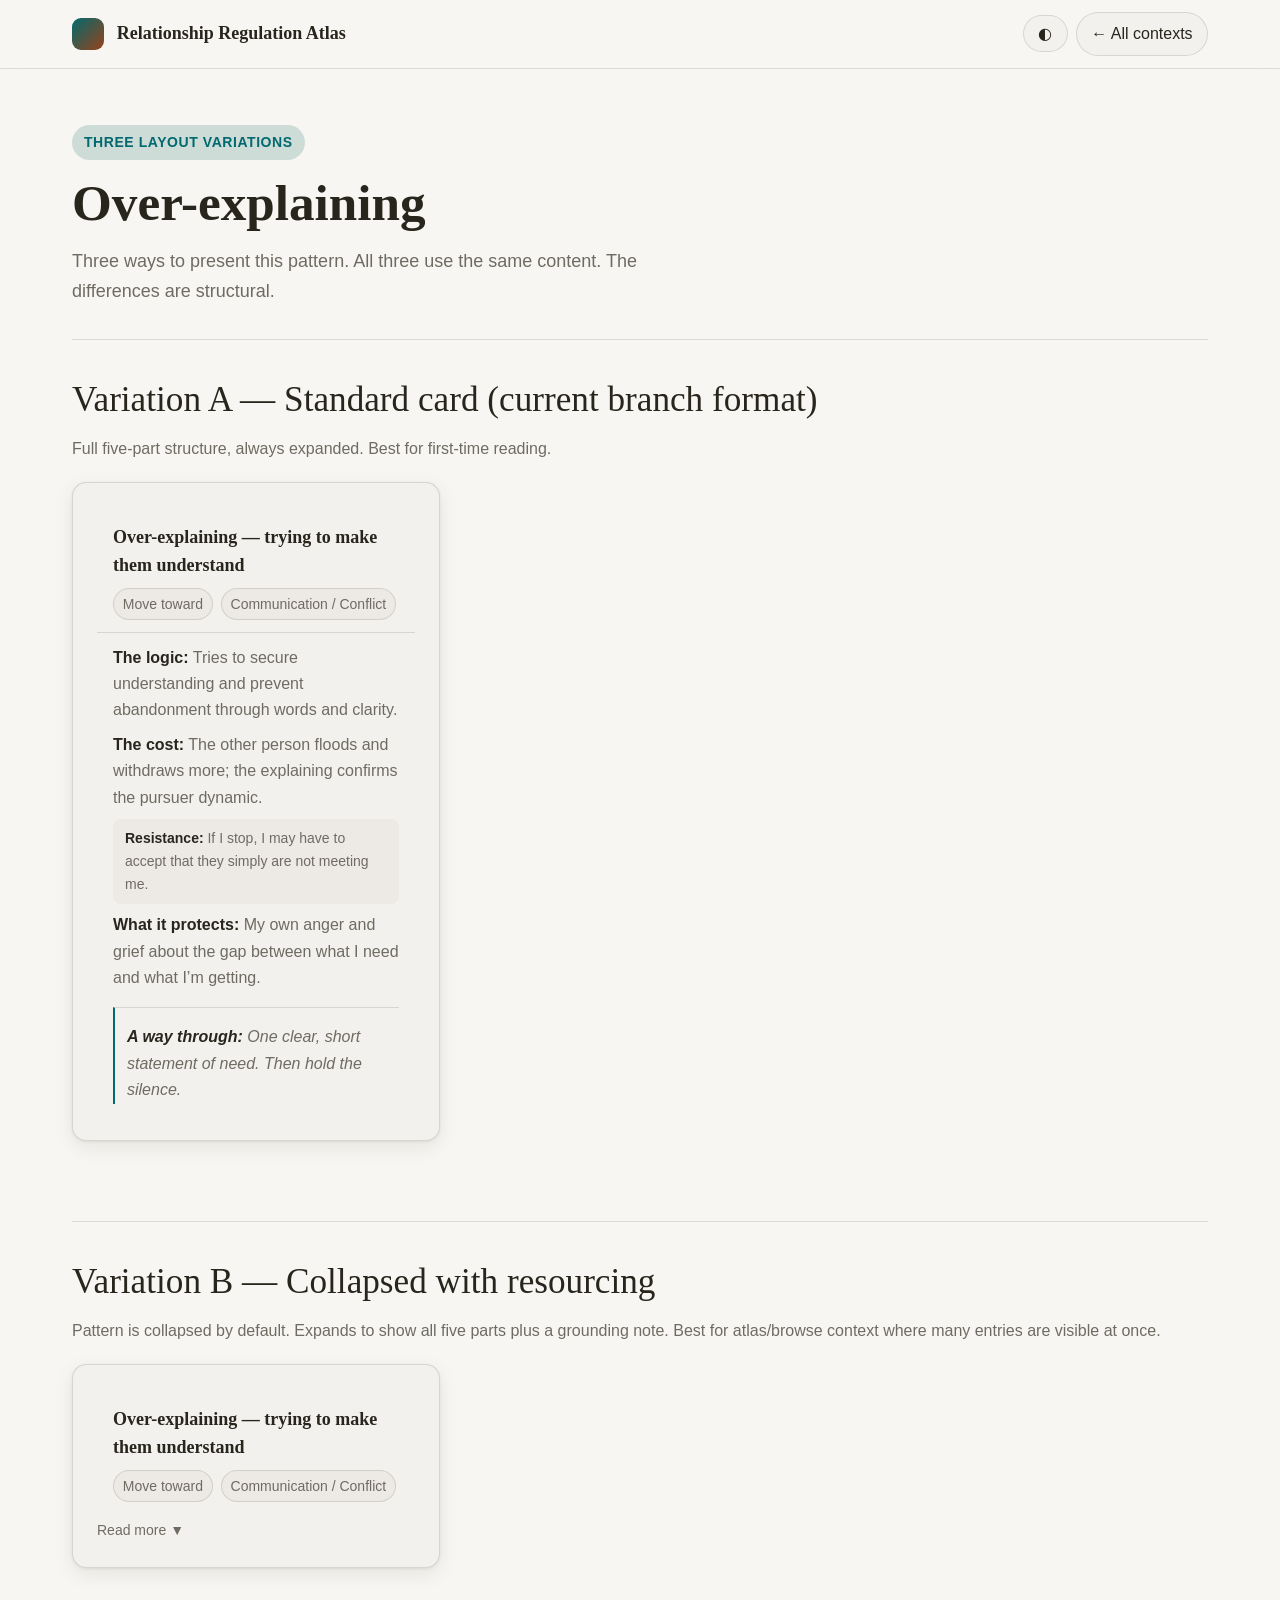
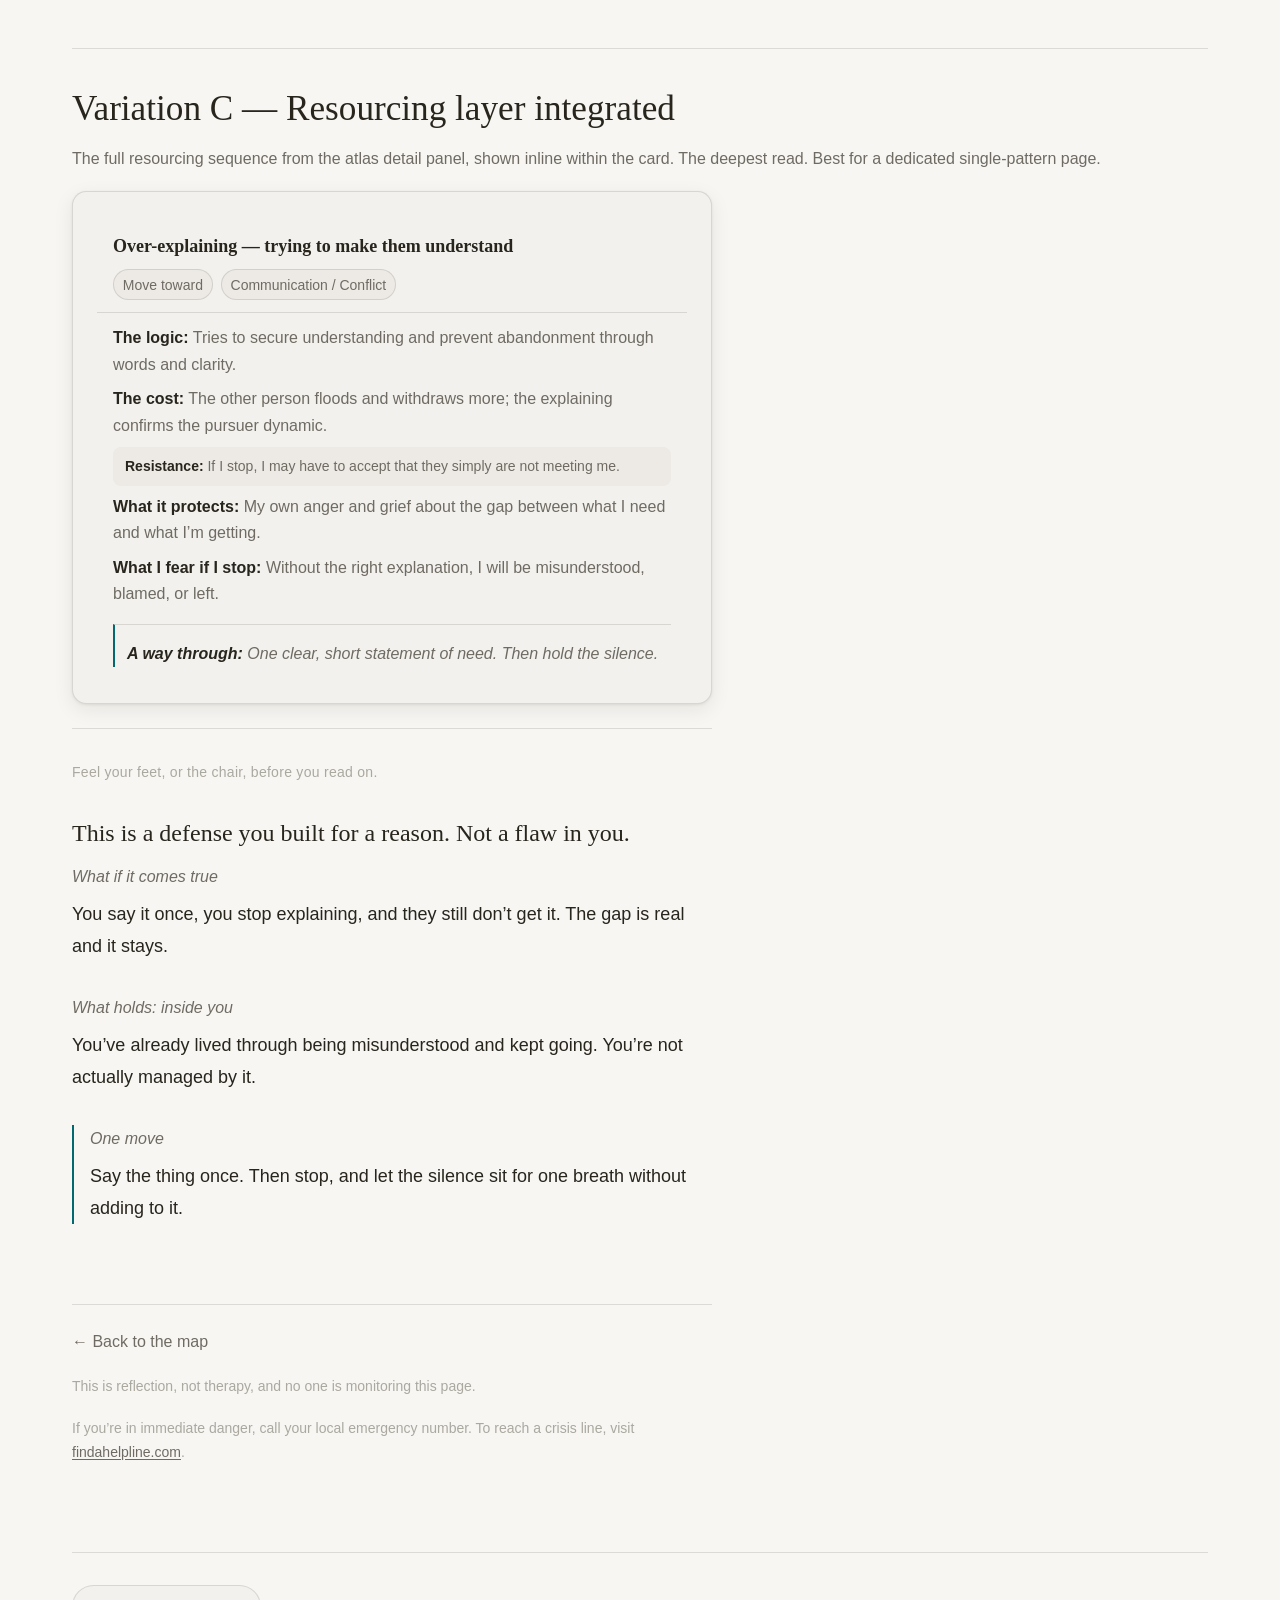
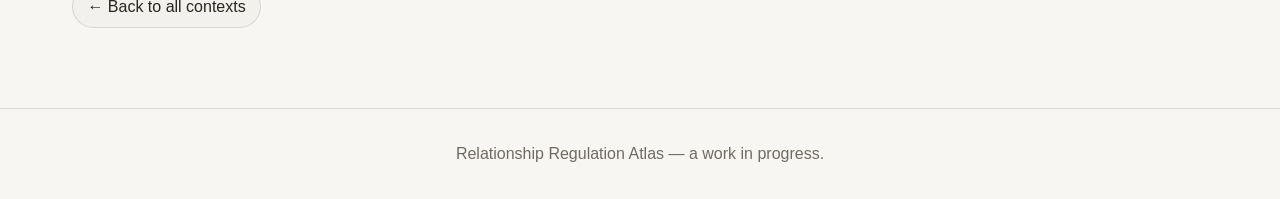
<file: three_variations.html>
<!DOCTYPE html>
<html lang="en" data-theme="light">
<head>
  <meta charset="UTF-8" />
  <meta name="viewport" content="width=device-width, initial-scale=1.0" />
  <title>Three Variations &mdash; Relationship Regulation Atlas</title>
  <link href="https://api.fontshare.com/v2/css?f[]=satoshi@400,500,700&f[]=zodiak@400,700&display=swap" rel="stylesheet">
  <link rel="stylesheet" href="style.css">
  <link rel="stylesheet" href="branch.css">
</head>
<body>
<div class="topbar">
  <div class="topbar-inner">
    <div class="brand">
      <a href="index.html" style="display:flex;gap:.8rem;align-items:center;text-decoration:none;color:inherit">
        <div class="logo" aria-hidden="true"></div>
        <div><h1>Relationship Regulation Atlas</h1></div>
      </a>
    </div>
    <div class="toolbar">
      <button class="btn" data-theme-toggle aria-label="Toggle theme">&#9680;</button>
      <a class="btn" href="index.html">&larr; All contexts</a>
    </div>
  </div>
</div>
<main class="wrap">
  <section class="branch-hero" style="--branch-color:#1e7d74">
    <div class="branch-eyebrow">Three layout variations</div>
    <h2 class="branch-title">Over-explaining</h2>
    <p class="branch-sub">Three ways to present this pattern. All three use the same content. The differences are structural.</p>
  </section>

  <section class="branch-frame">
    <div class="branch-section-title" style="margin-bottom:var(--space-2)">Variation A &mdash; Standard card (current branch format)</div>
    <p class="small muted" style="margin-bottom:var(--space-5)">Full five-part structure, always expanded. Best for first-time reading.</p>
    <div class="branch-behavior-grid">
      <div class="bcard">
        <div class="bcard-name">Over-explaining &mdash; trying to make them understand</div>
        <div class="bcard-move"><span class="tag">Move toward</span> <span class="tag">Communication / Conflict</span></div>
        <div class="bcard-body">
          <div class="bcard-row"><strong>The logic:</strong> Tries to secure understanding and prevent abandonment through words and clarity.</div>
          <div class="bcard-row"><strong>The cost:</strong> The other person floods and withdraws more; the explaining confirms the pursuer dynamic.</div>
          <div class="bcard-row bcard-resist"><strong>Resistance:</strong> If I stop, I may have to accept that they simply are not meeting me.</div>
          <div class="bcard-row"><strong>What it protects:</strong> My own anger and grief about the gap between what I need and what I&rsquo;m getting.</div>
          <div class="bcard-row bcard-through"><strong>A way through:</strong> One clear, short statement of need. Then hold the silence.</div>
        </div>
      </div>
    </div>
  </section>

  <section class="branch-frame" style="margin-top:var(--space-10);padding-top:var(--space-8);border-top:1px solid var(--color-border)">
    <div class="branch-section-title" style="margin-bottom:var(--space-2)">Variation B &mdash; Collapsed with resourcing</div>
    <p class="small muted" style="margin-bottom:var(--space-5)">Pattern is collapsed by default. Expands to show all five parts plus a grounding note. Best for atlas/browse context where many entries are visible at once.</p>
    <div class="branch-behavior-grid">
      <div class="bcard" style="cursor:pointer" onclick="this.querySelector('.bcard-body').classList.toggle('open');this.querySelector('.bcard-toggle').textContent=this.querySelector('.bcard-body').classList.contains('open')?'Collapse ▲':'Read more ▼'">
        <div class="bcard-name">Over-explaining &mdash; trying to make them understand</div>
        <div class="bcard-move"><span class="tag">Move toward</span> <span class="tag">Communication / Conflict</span></div>
        <div class="bcard-body" style="display:none" class="bcard-body">
          <div class="bcard-row"><strong>The logic:</strong> Tries to secure understanding and prevent abandonment through words and clarity.</div>
          <div class="bcard-row"><strong>The cost:</strong> The other person floods and withdraws more; the explaining confirms the pursuer dynamic.</div>
          <div class="bcard-row bcard-resist"><strong>Resistance:</strong> If I stop, I may have to accept that they simply are not meeting me.</div>
          <div class="bcard-row"><strong>What it protects:</strong> My own anger and grief about the gap between what I need and what I&rsquo;m getting.</div>
          <div class="bcard-row bcard-through"><strong>A way through:</strong> One clear, short statement of need. Then hold the silence.</div>
          <div style="margin-top:var(--space-4);padding-top:var(--space-3);border-top:1px solid var(--color-border);font-size:var(--text-xs);color:var(--color-text-muted);line-height:1.7;font-style:italic">Feel your feet, or the chair, before you read on.<br>This is a defense you built for a reason. Not a flaw in you.</div>
        </div>
        <button class="bcard-toggle" style="background:none;border:none;padding:var(--space-2) 0 0;font-family:var(--font-body);font-size:var(--text-xs);color:var(--color-text-muted);cursor:pointer;text-align:left">Read more &#9660;</button>
      </div>
    </div>
  </section>

  <section class="branch-frame" style="margin-top:var(--space-10);padding-top:var(--space-8);border-top:1px solid var(--color-border)">
    <div class="branch-section-title" style="margin-bottom:var(--space-2)">Variation C &mdash; Resourcing layer integrated</div>
    <p class="small muted" style="margin-bottom:var(--space-5)">The full resourcing sequence from the atlas detail panel, shown inline within the card. The deepest read. Best for a dedicated single-pattern page.</p>
    <div style="max-width:640px">
      <div class="bcard" style="border-radius:var(--radius-md)">
        <div class="bcard-name">Over-explaining &mdash; trying to make them understand</div>
        <div class="bcard-move"><span class="tag">Move toward</span> <span class="tag">Communication / Conflict</span></div>
        <div class="bcard-body">
          <div class="bcard-row"><strong>The logic:</strong> Tries to secure understanding and prevent abandonment through words and clarity.</div>
          <div class="bcard-row"><strong>The cost:</strong> The other person floods and withdraws more; the explaining confirms the pursuer dynamic.</div>
          <div class="bcard-row bcard-resist"><strong>Resistance:</strong> If I stop, I may have to accept that they simply are not meeting me.</div>
          <div class="bcard-row"><strong>What it protects:</strong> My own anger and grief about the gap between what I need and what I&rsquo;m getting.</div>
          <div class="bcard-row"><strong>What I fear if I stop:</strong> Without the right explanation, I will be misunderstood, blamed, or left.</div>
          <div class="bcard-row bcard-through"><strong>A way through:</strong> One clear, short statement of need. Then hold the silence.</div>
        </div>
      </div>
      <div class="resourcing" style="margin-top:var(--space-6)">
        <div class="r-grounding">Feel your feet, or the chair, before you read on.</div>
        <p class="r-framing">This is a defense you built for a reason. Not a flaw in you.</p>
        <div class="r-rail">
          <div class="r-block">
            <span class="r-label">What if it comes true</span>
            <p>You say it once, you stop explaining, and they still don&rsquo;t get it. The gap is real and it stays.</p>
          </div>
          <div class="r-block">
            <span class="r-label">What holds: inside you</span>
            <p>You&rsquo;ve already lived through being misunderstood and kept going. You&rsquo;re not actually managed by it.</p>
          </div>
          <div class="r-block r-move">
            <span class="r-label">One move</span>
            <p>Say the thing once. Then stop, and let the silence sit for one breath without adding to it.</p>
          </div>
        </div>
        <div class="r-floor">
          <a href="index.html" class="r-exit">&larr; Back to the map</a>
          <p class="r-not-therapy">This is reflection, not therapy, and no one is monitoring this page.</p>
          <p class="r-crisis">If you&rsquo;re in immediate danger, call your local emergency number. To reach a crisis line, visit <a href="https://findahelpline.com" target="_blank" rel="noopener">findahelpline.com</a>.</p>
        </div>
      </div>
    </div>
  </section>

  <div class="branch-back-row" style="margin-top:var(--space-12)">
    <a href="index.html" class="btn">&larr; Back to all contexts</a>
  </div>
</main>
<footer style="border-top:1px solid var(--color-border);margin-top:var(--space-12);padding:var(--space-8) var(--space-4);text-align:center">
  <p class="small muted">Relationship Regulation Atlas &mdash; a work in progress.</p>
</footer>
<script>
(function(){
  const t = document.querySelector('[data-theme-toggle]');
  const r = document.documentElement;
  r.setAttribute('data-theme', 'light');
  t && t.addEventListener('click', () => {
    const next = r.getAttribute('data-theme') === 'dark' ? 'light' : 'dark';
    r.setAttribute('data-theme', next);
  });
})();
</script>
</body>
</html>
</file>
<file: style.css>
/* ============================================================
   RELATIONSHIP REGULATION ATLAS — style.css
   Variation D — unified design system
   Satoshi body · Zodiak display · warm beige surfaces · teal accent
   ============================================================ */

/* --- DESIGN TOKENS --- */
:root, [data-theme="light"] {
  --text-xs:   clamp(0.75rem,  0.7rem  + 0.25vw, 0.875rem);
  --text-sm:   clamp(0.875rem, 0.8rem  + 0.35vw, 1rem);
  --text-base: clamp(1rem,     0.95rem + 0.25vw, 1.125rem);
  --text-lg:   clamp(1.125rem, 1rem    + 0.75vw, 1.5rem);
  --text-xl:   clamp(1.5rem,   1.2rem  + 1.25vw, 2.25rem);
  --text-2xl:  clamp(2rem,     1.2rem  + 2.5vw,  3.5rem);

  --space-1:.25rem; --space-2:.5rem;  --space-3:.75rem; --space-4:1rem;
  --space-5:1.25rem;--space-6:1.5rem; --space-8:2rem;   --space-10:2.5rem;
  --space-12:3rem;  --space-16:4rem;  --space-20:5rem;

  /* Surfaces */
  --color-bg:#f7f6f2;
  --color-surface:#f2f1ed;
  --color-surface-2:#edeae5;
  --color-border: oklch(from #28251d l c h / 0.13);

  /* Text */
  --color-text:#28251d;
  --color-text-muted:#6f6b63;
  --color-text-faint:#aaa89f;

  /* Accent */
  --color-primary:#01696f;
  --color-primary-hover:#0c4e54;
  --color-primary-2:#cedcd8;

  /* Legacy aliases (used by app.js cycle/card styles) */
  --color-accent:#964219;
  --color-good:#437a22;
  --color-warn:#a13544;

  --shadow-sm: 0 1px 2px rgba(25,20,10,.06);
  --shadow-card: 0 1px 3px rgba(25,20,10,.07), 0 6px 20px rgba(25,20,10,.08);
  --shadow-md: 0 10px 30px rgba(25,20,10,.10);

  --radius-sm:.5rem; --radius-md:.9rem; --radius-lg:1.1rem;

  --font-body:'Satoshi',sans-serif;
  --font-display:'Zodiak',serif;

  --expand-duration: 420ms;
  --expand-ease: cubic-bezier(0.16, 1, 0.3, 1);
}

[data-theme="dark"] {
  --color-bg:#171614;
  --color-surface:#232220;
  --color-surface-2:#2a2927;
  --color-border: oklch(from #e3e0d9 l c h / 0.10);
  --color-text:#e3e0d9;
  --color-text-muted:#aaa49a;
  --color-text-faint:#706c65;
  --color-primary:#4f98a3;
  --color-primary-hover:#227f8b;
  --color-primary-2:#313b3b;
  --color-accent:#b8531f;
  --color-good:#7eb35a;
  --color-warn:#dd6974;
  --shadow-sm: 0 1px 2px rgba(0,0,0,.2);
  --shadow-card: 0 1px 3px rgba(0,0,0,.28), 0 6px 24px rgba(0,0,0,.32);
  --shadow-md: 0 12px 36px rgba(0,0,0,.35);
}

/* --- BASE --- */
*, *::before, *::after { box-sizing:border-box; margin:0; padding:0; }
html {
  scroll-behavior:smooth;
  -webkit-font-smoothing:antialiased;
  -moz-osx-font-smoothing:grayscale;
}
body {
  font-family:var(--font-body);
  font-size:var(--text-base);
  line-height:1.6;
  background:var(--color-bg);
  color:var(--color-text);
  min-height:100dvh;
}
a, button {
  transition:color var(--expand-duration,180ms), background var(--expand-duration,180ms),
             border-color var(--expand-duration,180ms), opacity .15s;
}
:focus-visible { outline:2px solid var(--color-primary); outline-offset:3px; border-radius:var(--radius-sm); }
img, svg { display:block; max-width:100%; }

/* --- LAYOUT --- */
.wrap {
  max-width:1200px; margin:0 auto;
  padding:var(--space-4) clamp(var(--space-4), 4vw, var(--space-8));
}

/* ═══════════════════════════════════════════════
   TOPBAR — Variation D
═══════════════════════════════════════════════ */
.topbar {
  position:sticky; top:0; z-index:10;
  background:color-mix(in oklab, var(--color-bg) 88%, transparent);
  backdrop-filter:blur(10px);
  border-bottom:1px solid var(--color-border);
}
.topbar-inner {
  display:flex; gap:var(--space-4); align-items:center;
  justify-content:space-between;
  max-width:1200px; margin:0 auto;
  padding:var(--space-3) clamp(var(--space-4), 4vw, var(--space-8));
}
.brand {
  display:flex; gap:.75rem; align-items:center;
  text-decoration:none; color:inherit;
}
.logo {
  width:32px; height:32px; border-radius:9px; flex-shrink:0;
  background:linear-gradient(135deg, var(--color-primary) 0%, var(--color-accent) 100%);
}
.brand-name {
  font-family:var(--font-display);
  font-size:var(--text-base);
  color:var(--color-text);
  line-height:1.2;
}
.brand-sub {
  font-size:var(--text-xs);
  color:var(--color-text-muted);
  display:block;
}
.brand h1 { font-family:var(--font-display); font-size:var(--text-base); margin:0; line-height:1.2; }
.brand p  { margin:0; color:var(--color-text-muted); font-size:var(--text-xs); }

.toolbar { display:flex; gap:.5rem; flex-wrap:wrap; align-items:center; }

/* --- CONTROLS / BUTTONS --- */
.btn {
  border:1px solid var(--color-border);
  background:var(--color-surface);
  color:var(--color-text);
  border-radius:999px;
  padding:.5rem .9rem;
  font-size:var(--text-sm);
  font-family:var(--font-body);
  text-decoration:none;
  display:inline-flex; align-items:center; gap:.3rem;
  cursor:pointer;
}
.btn:hover { background:var(--color-surface-2); }
.btn.primary { background:var(--color-primary); color:#fff; border-color:var(--color-primary); font-weight:600; }
.btn.primary:hover { background:var(--color-primary-hover,#0c4e54); }

.select-ctrl, input {
  border:1px solid var(--color-border);
  background:var(--color-surface);
  color:var(--color-text);
  border-radius:999px;
  padding:.5rem 1rem;
  font-size:var(--text-sm);
  font-family:var(--font-body);
}

/* --- VIEW TOGGLE --- */
[data-view="spatial"] #viewToggle { background:var(--color-text); color:var(--color-bg); border-color:var(--color-text); }
#territoryView { display:none }
#matrixView    { display:block }
[data-view="spatial"] #territoryView { display:block }
[data-view="spatial"] #matrixView    { display:none }

/* ═══════════════════════════════════════════════
   ORB ENTRY FLOW
═══════════════════════════════════════════════ */
.orb-entry {
  min-height:100vh;
  display:flex; align-items:center; justify-content:center;
  background:var(--color-bg);
  padding:var(--space-8) var(--space-4);
}
.orb-stage {
  display:flex; align-items:center; justify-content:center;
  width:100%; animation:orbFadeIn .4s ease both;
}
@keyframes orbFadeIn {
  from { opacity:0; transform:translateY(12px); }
  to   { opacity:1; transform:translateY(0); }
}
.orb-inner {
  max-width:560px; width:100%;
  display:flex; flex-direction:column; gap:var(--space-4);
}
.orb-logo {
  width:44px; height:44px; border-radius:14px;
  background:linear-gradient(135deg, var(--color-primary), var(--color-accent));
  box-shadow:var(--shadow-md);
  margin-bottom:var(--space-2);
}
.orb-eyebrow {
  font-size:var(--text-xs); font-weight:700; letter-spacing:.08em;
  text-transform:uppercase; color:var(--color-text-muted); margin:0;
}
.orb-headline {
  font-family:var(--font-display); font-size:var(--text-2xl);
  line-height:1.1; margin:0; color:var(--color-text);
}
.orb-sub { color:var(--color-text-muted); line-height:1.65; margin:0; max-width:52ch; }
.orb-choices { display:flex; flex-direction:column; gap:var(--space-3); margin-top:var(--space-4); }
.orb-btn {
  display:block; width:100%; text-align:left;
  padding:var(--space-4) var(--space-5);
  border:1px solid var(--color-border); border-radius:var(--radius-md);
  background:var(--color-surface); color:var(--color-text);
  font-family:var(--font-body); font-size:var(--text-sm);
  cursor:pointer; line-height:1.5;
}
.orb-btn:hover, .orb-btn:focus-visible {
  background:var(--color-surface-2); border-color:var(--color-primary);
  box-shadow:var(--shadow-sm); outline:none;
}
.orb-btn.primary {
  background:var(--color-primary); color:#fff; border-color:var(--color-primary);
  font-weight:600; margin-top:var(--space-2);
}
.orb-btn.primary:hover, .orb-btn.primary:focus-visible { filter:brightness(1.08); outline:none; }
.orb-back {
  background:none; border:none; color:var(--color-text-muted);
  font-family:var(--font-body); font-size:var(--text-sm);
  cursor:pointer; padding:0; align-self:flex-start;
}
.orb-back:hover { color:var(--color-text); }
.orb-skip {
  background:none; border:none; color:var(--color-text-muted);
  font-family:var(--font-body); font-size:var(--text-sm);
  cursor:pointer; text-decoration:underline; padding:0;
  margin-top:var(--space-2); align-self:flex-start;
}
.orb-skip:hover { color:var(--color-text); }
.orb-progress { display:flex; gap:.4rem; align-items:center; margin-bottom:var(--space-2); }
.orb-dot {
  width:6px; height:6px; border-radius:50%;
  background:var(--color-border); transition:background .2s, transform .2s;
}
.orb-dot.active  { background:var(--color-primary); transform:scale(1.3); }
.orb-dot.done    { background:var(--color-primary); opacity:.4; }
.orb-cards { display:grid; grid-template-columns:1fr 1fr; gap:var(--space-3); }
.orb-recognition-card {
  display:flex; flex-direction:column; gap:.3rem; text-align:left;
  padding:var(--space-4);
  border:1px solid var(--color-border); border-radius:var(--radius-md);
  background:var(--color-surface); cursor:pointer; font-family:var(--font-body);
}
.orb-recognition-card:hover, .orb-recognition-card:focus-visible {
  border-color:var(--color-primary); background:var(--color-surface-2);
  box-shadow:var(--shadow-sm); outline:none;
}
.rec-name  { font-size:var(--text-sm); font-weight:700; color:var(--color-text); }
.rec-cluster { font-size:var(--text-xs); color:var(--color-text-muted); font-weight:600; text-transform:uppercase; letter-spacing:.04em; }
.rec-logic { font-size:var(--text-xs); color:var(--color-text-muted); line-height:1.5; margin-top:.15rem;
  display:-webkit-box; -webkit-line-clamp:2; -webkit-box-orient:vertical; overflow:hidden; }

/* Anchor highlight */
.anchor-highlight td {
  background:color-mix(in oklab, var(--color-primary-2) 45%, var(--color-surface)) !important;
  border-left:3px solid var(--color-primary);
}

/* ═══════════════════════════════════════════════
   HERO / PAGE HEADERS
═══════════════════════════════════════════════ */
.hero { padding:var(--space-8) 0 var(--space-6); }
.hero-grid { display:grid; grid-template-columns:1.2fr .8fr; gap:var(--space-6); }
.eyebrow {
  display:inline-block; background:var(--color-primary-2); color:var(--color-primary);
  padding:.4rem .75rem; border-radius:999px;
  font-size:var(--text-xs); font-weight:700; letter-spacing:.04em; text-transform:uppercase;
}
h2 { font-family:var(--font-display); font-size:var(--text-2xl); line-height:1.05; margin:.8rem 0 1rem; }
.sub { color:var(--color-text-muted); max-width:62ch; line-height:1.65; }
.founder-voice { font-size:var(--text-sm); font-style:italic; color:var(--color-text-muted); line-height:1.7; max-width:58ch; margin:0 0 var(--space-8); }

/* Branch hero (pattern pages) */
.branch-hero {
  padding:var(--space-10) 0 var(--space-8);
  border-bottom:1px solid var(--color-border);
  margin-bottom:var(--space-10);
}
.branch-eyebrow {
  display:block; font-size:var(--text-xs); color:var(--color-text-faint);
  letter-spacing:.05em; text-transform:uppercase; margin-bottom:var(--space-4);
}
.branch-title {
  font-family:var(--font-display); font-size:var(--text-2xl);
  line-height:1.05; margin:0 0 var(--space-3);
}
.branch-sub { color:var(--color-text-muted); font-size:var(--text-sm); }

/* --- LEGEND CHIPS --- */
.legend { display:grid; grid-template-columns:repeat(3,1fr); gap:.6rem; margin-top:var(--space-4); }
.chip  { display:flex; align-items:center; gap:.5rem; padding:.6rem .8rem; border-radius:999px; background:var(--color-surface-2); font-size:var(--text-sm); }
.dot   { width:10px; height:10px; border-radius:999px; flex-shrink:0; }
.d1{background:#1e7d74} .d2{background:#cf6a2f} .d3{background:#a7435c}
.d4{background:#5a78c9} .d5{background:#8660cc} .d6{background:#5a9f40}

/* --- PANEL --- */
.panel { background:var(--color-surface); border:1px solid var(--color-border); border-radius:var(--radius-lg); box-shadow:var(--shadow-sm); }
.panel.pad { padding:var(--space-5); }

/* --- SECTIONS --- */
.section       { padding:var(--space-6) 0; }
.section-title { font-family:var(--font-display); font-size:var(--text-xl); margin:0 0 var(--space-4); }

/* --- STAGE CALLOUTS --- */
.stage {
  margin-top:.75rem; padding:.75rem 1rem;
  border-left:3px solid var(--color-primary);
  background:var(--color-surface-2);
  border-radius:0 var(--radius-sm) var(--radius-sm) 0;
  font-size:var(--text-sm);
}

/* --- TABS (cluster filter) --- */
.tabs { display:flex; gap:.5rem; flex-wrap:wrap; margin-bottom:var(--space-4); }
.tab {
  padding:.5rem .9rem; border-radius:999px;
  border:1px solid var(--color-border); background:var(--color-surface);
  color:var(--color-text-muted); cursor:pointer; font-size:var(--text-sm);
  font-family:var(--font-body);
}
.tab.active { background:var(--color-text); color:var(--color-bg); border-color:var(--color-text); }
.tab:hover:not(.active) { background:var(--color-surface-2); color:var(--color-text); }

/* --- MATRIX --- */
.grid-2 { display:grid; grid-template-columns:1.3fr .7fr; gap:var(--space-5); }
.matrix-wrap { overflow:auto; border-radius:var(--radius-lg); border:1px solid var(--color-border); }
table { width:100%; border-collapse:collapse; table-layout:fixed; }
th, td { padding:.85rem .9rem; border-bottom:1px solid var(--color-border); vertical-align:top; text-align:left; font-size:var(--text-sm); }
th { position:sticky; top:0; background:var(--color-surface-2); font-weight:600; z-index:1; }
tbody tr:hover td { background:color-mix(in oklab, var(--color-primary-2) 25%, var(--color-surface)); }
tbody tr.clickable { cursor:pointer; }
.browse-table td:nth-child(2), .browse-table th:nth-child(2) { width:30%; white-space:nowrap; overflow:hidden; text-overflow:ellipsis; }
.matrix-empty { padding:var(--space-10) var(--space-4); text-align:center; color:var(--color-text-muted); font-size:var(--text-sm); line-height:1.7; }

/* --- UTILITY --- */
.small { font-size:var(--text-sm); color:var(--color-text-muted); }
.muted { color:var(--color-text-muted); }
.moves { display:flex; gap:.35rem; flex-wrap:wrap; }
.tag   { font-size:var(--text-xs); padding:.22rem .55rem; border-radius:999px; background:var(--color-surface-2); border:1px solid var(--color-border); color:var(--color-text-muted); }

/* --- DETAIL EXPAND (row in browse table) --- */
.resistance-row {
  padding:var(--space-3); background:var(--color-surface-2);
  border-radius:var(--radius-sm); margin-top:var(--space-2);
  font-size:var(--text-xs); color:var(--color-text-muted);
}
.detail-panel { display:none; padding:var(--space-4); border-top:1px solid var(--color-border); }
.detail-panel.open { display:block; }
.detail-grid {
  display:grid; grid-template-columns:repeat(auto-fill, minmax(260px,1fr));
  gap:var(--space-4); margin-bottom:var(--space-5);
}
.detail-block {
  background:transparent; padding:var(--space-3) 0;
  border-bottom:1px solid oklch(from var(--color-text) l c h / 0.07);
}
/* Shared eyebrow label for all behavior detail cards */
.detail-eyebrow {
  display:block; font-size:var(--text-xs); text-transform:uppercase;
  letter-spacing:.06em; color:var(--color-text-muted); font-weight:600;
  margin-bottom:var(--space-2);
}
/* Keep strong rule as fallback for any existing markup */
.detail-block strong {
  display:block; font-size:var(--text-xs); text-transform:uppercase;
  letter-spacing:.06em; color:var(--color-text-muted); font-weight:600; margin-bottom:var(--space-2);
}
.detail-footer {
  padding-top:var(--space-4); border-top:1px solid var(--color-border);
  display:flex; align-items:center; gap:var(--space-4); flex-wrap:wrap; margin-top:var(--space-2);
}
.detail-inner {
  display:grid; grid-template-rows:0fr;
  transition:grid-template-rows var(--expand-duration) var(--expand-ease);
}
.detail-inner.open { grid-template-rows:1fr; }
.detail-inner-content { overflow:hidden; padding:0 var(--space-4); }
.detail-inner.open .detail-inner-content { padding:var(--space-6) var(--space-4) var(--space-5); }
.detail-content-inner { max-width:960px; }

/* ═══════════════════════════════════════════════
   OVER-EXPLAINING CARD — v5
   Calm typography · reframe visible · grounding prompt
   Progressive disclosure: what if / what holds ×2 / one move
═══════════════════════════════════════════════ */
.oe-card { max-width:720px; padding:var(--space-2) 0; }
.oe-surface {
  display:flex; align-items:flex-start; justify-content:space-between;
  gap:var(--space-4); padding-bottom:var(--space-4);
  border-bottom:1px solid oklch(from var(--color-text) l c h / 0.08);
  margin-bottom:var(--space-5);
}
.oe-surface-name { display:flex; flex-direction:column; gap:var(--space-1); }
.oe-name {
  font-family:var(--font-body);
  font-size:clamp(1.8rem, 2.8vw, 2.4rem);
  font-weight:500;
  line-height:1.1;
  letter-spacing:-0.012em;
  color:var(--color-text);
}
.oe-warm { font-size:var(--text-sm); font-style:italic; color:var(--color-text-muted); line-height:1.4; }
.oe-cluster-tag {
  display:inline-flex; align-items:center; gap:var(--space-2);
  white-space:nowrap; font-size:var(--text-xs); color:var(--color-text-muted); padding-top:var(--space-1);
}

/* Preview grid — short-term logic + long-term cost */
.oe-preview { display:grid; grid-template-columns:1fr 1fr; gap:var(--space-5) var(--space-8); margin-bottom:var(--space-5); }
.oe-block { display:flex; flex-direction:column; gap:var(--space-2); }
.oe-block p { margin:0; font-size:var(--text-base); line-height:1.72; color:var(--color-text); max-width:60ch; }

/* Shared eyebrow for OE card blocks */
.oe-eyebrow {
  display:block; font-size:var(--text-xs); font-weight:600;
  letter-spacing:.075em; text-transform:uppercase;
  color:var(--color-text-muted); margin-bottom:var(--space-2);
}

/* Reframe — visible by default, plain bordered surface */
.oe-reframe {
  margin:0 0 var(--space-3);
  padding:var(--space-3) var(--space-4);
  border:1px solid oklch(from var(--color-text) l c h / 0.07);
  border-radius:var(--radius-sm);
}
.oe-reframe p {
  margin:0;
  max-width:50ch;
  font-size:var(--text-base);
  font-weight:500;
  line-height:1.56;
}

/* Grounding prompt — quiet, faint, before the toggle */
.oe-threshold {
  margin:0 0 var(--space-4);
  max-width:44ch;
  font-size:var(--text-xs);
  line-height:1.6;
  color:var(--color-text-faint);
}

/* Toggle */
.oe-toggle {
  display:inline-flex; align-items:center; gap:var(--space-2);
  background:none; border:none;
  padding:var(--space-1) var(--space-2);
  margin-left:calc(-1 * var(--space-2));
  font-family:var(--font-body); font-size:var(--text-sm);
  color:var(--color-primary); cursor:pointer; margin-bottom:var(--space-1);
  border-radius:var(--radius-sm);
}
.oe-toggle:hover, .oe-toggle:focus-visible {
  color:var(--color-text);
  background:oklch(from var(--color-primary) l c h / 0.06);
  outline:none;
}
.oe-toggle-icon { transition:transform .22s var(--expand-ease); display:inline-block; }

/* Depth expand */
.oe-depth {
  display:grid; grid-template-rows:0fr;
  transition:grid-template-rows var(--expand-duration) var(--expand-ease);
}
.oe-depth.open { grid-template-rows:1fr; margin-bottom:var(--space-6); }
.oe-depth-inner { overflow:hidden; }
.oe-depth-grid {
  display:grid; grid-template-columns:1fr 1fr;
  gap:var(--space-5) var(--space-8);
  padding-top:var(--space-5); padding-bottom:var(--space-2);
}

/* One move — accent block spanning full width */
.oe-block.oe-block-move {
  grid-column:1 / -1;
  padding:var(--space-3) var(--space-4);
  background:oklch(from var(--color-primary) l c h / 0.04);
  border:1px solid oklch(from var(--color-primary) l c h / 0.08);
  border-radius:var(--radius-sm);
}

/* ═══════════════════════════════════════════════
   BCARD — Variation D standalone card
   (used on pattern-over-explaining.html)
═══════════════════════════════════════════════ */
.bcard {
  background:var(--color-surface);
  border:1px solid var(--color-border);
  border-radius:var(--radius-md);
  padding:var(--space-6);
  box-shadow:var(--shadow-card);
}
.bcard-descriptor {
  font-family:var(--font-display); font-size:var(--text-lg); font-weight:700;
  color:var(--color-primary); line-height:1.3; margin-bottom:var(--space-4);
}
.bcard-tags { display:flex; gap:.4rem; flex-wrap:wrap; margin-bottom:var(--space-5); }
.bcard-surface { display:flex; flex-direction:column; gap:var(--space-3); }
.bcard-row { font-size:var(--text-sm); line-height:1.65; color:var(--color-text); }
.bcard-through {
  padding-top:var(--space-4); margin-top:var(--space-2);
  border-top:1px solid var(--color-border);
  font-size:var(--text-sm); color:var(--color-text-muted);
  font-style:italic; line-height:1.65;
}
.expand-trigger {
  display:inline-flex; align-items:center; gap:.35rem;
  margin-top:var(--space-5); font-size:var(--text-xs);
  color:var(--color-text-muted); cursor:pointer;
  background:none; border:none; font-family:var(--font-body); padding:0; letter-spacing:.02em;
}
.expand-trigger:hover { color:var(--color-text); }
.expand-icon { display:inline-block; transition:transform var(--expand-duration) var(--expand-ease); }
.expand-trigger[aria-expanded="true"] .expand-icon { transform:rotate(180deg); }
.bcard-expand {
  overflow:hidden; display:grid; grid-template-rows:0fr;
  transition:grid-template-rows var(--expand-duration) var(--expand-ease);
}
.bcard-expand[aria-hidden="false"] { grid-template-rows:1fr; }
.bcard-expand-inner { overflow:hidden; min-height:0; }
.bcard-expand-content {
  display:flex; flex-direction:column; gap:var(--space-3);
  padding-top:var(--space-5);
  border-top:1px solid var(--color-border);
  margin-top:var(--space-5);
}
.bcard-covering {
  font-size:var(--text-sm); line-height:1.65;
  padding-left:var(--space-4); color:var(--color-text-muted); font-style:italic;
}

/* ═══════════════════════════════════════════════
   RESOURCING LAYER — Variation D
═══════════════════════════════════════════════ */
.resourcing {
  margin-top:var(--space-8);
  padding-top:var(--space-8);
  border-top:1px solid var(--color-border);
}
.r-framing {
  font-family:var(--font-display);
  font-size:var(--text-lg);
  color:var(--color-text);
  line-height:1.5;
  margin:0 0 var(--space-3);
  max-width:50ch;
}
.r-grounding {
  font-size:var(--text-xs);
  color:var(--color-text-faint);
  letter-spacing:.02em;
  margin-bottom:var(--space-8);
}
.r-rail { display:flex; flex-direction:column; gap:var(--space-8); }
.r-block { font-size:var(--text-base); line-height:1.75; }
.r-label {
  display:block; font-size:var(--text-sm); font-style:italic;
  color:var(--color-text-muted); margin:0 0 var(--space-2);
}
.r-block p { max-width:62ch; color:var(--color-text); }
.r-block p + p { margin-top:var(--space-3); }
.r-block.r-internal,
.r-block.r-move,
.r-block.r-external {
  padding-left:var(--space-4);
  border-left:2px solid var(--color-primary);
}
.r-door {
  margin-top:var(--space-5); padding:var(--space-5);
  border:1px dashed var(--color-border); border-radius:var(--radius-md);
  background:var(--color-surface-2);
  display:flex; flex-direction:column; gap:var(--space-3);
}
.r-door-label { font-size:var(--text-sm); color:var(--color-text); margin:0; }
.r-door-sub   { font-size:var(--text-xs); color:var(--color-text-muted); margin:0; }

.r-floor {
  margin-top:var(--space-20);
  padding-top:var(--space-6);
  border-top:1px solid var(--color-border);
  display:flex; flex-direction:column; gap:var(--space-5);
}
.r-closing {
  font-family:var(--font-display);
  font-size:var(--text-lg);
  color:var(--color-text);
  line-height:1.5;
}
.r-exit { font-size:var(--text-sm); color:var(--color-text-muted); text-decoration:none; }
.r-exit:hover, .r-exit:focus-visible { color:var(--color-text); text-decoration:underline; }

.r-legal { display:flex; flex-direction:column; gap:var(--space-2); padding-top:var(--space-4); border-top:1px solid var(--color-border); }
.r-legal p { font-size:var(--text-xs); color:var(--color-text-faint); line-height:1.65; max-width:58ch; }
.r-legal a { color:var(--color-text-muted); text-underline-offset:2px; }
.r-legal a:hover { color:var(--color-text); }

.r-not-therapy { font-size:var(--text-xs); color:var(--color-text-faint); margin:0; }
.r-crisis { font-size:var(--text-xs); color:var(--color-text-faint); margin:0; line-height:1.65; }
.r-crisis a { color:var(--color-text-muted); text-decoration:underline; text-underline-offset:2px; }
.r-crisis a:focus-visible { outline:2px solid var(--color-primary); outline-offset:2px; }

/* ═══════════════════════════════════════════════
   ATLAS PAGE — TAB SYSTEM
═══════════════════════════════════════════════ */
.cluster-tag {
  display:inline-block; width:8px; height:8px; border-radius:50%;
  margin-right:var(--space-2); vertical-align:middle; flex-shrink:0;
}
.ctag-sexual   { background:#a7435c; }
.ctag-comms    { background:#cf6a2f; }
.ctag-control  { background:#5a78c9; }
.ctag-mind     { background:#8660cc; }
.ctag-collapse { background:#1e7d74; }

.behavior-name { font-weight:700; }
.behavior-warm { display:block; font-size:var(--text-xs); color:var(--color-text-muted); font-style:italic; margin-top:var(--space-1); }
.cluster-header td { padding:var(--space-3) var(--space-4); font-size:var(--text-xs); font-weight:700; letter-spacing:.08em; text-transform:uppercase; color:var(--color-text-muted); background:var(--color-surface-2); }

/* --- SEARCH --- */
.search-wrap { display:flex; gap:.6rem; align-items:center; margin-bottom:var(--space-4); }
.search-wrap input { border-radius:999px; padding:.65rem 1rem; flex:1; max-width:260px; font-family:var(--font-body); }

/* --- CYCLE MAP --- */
.cycle-grid { display:grid; grid-template-columns:1fr 48px 1fr; gap:var(--space-3); align-items:center; }
.cycle-box  { padding:var(--space-4); border-radius:var(--radius-md); background:var(--color-surface); border:1px solid var(--color-border); }
.cycle-arrow{ display:flex; align-items:center; justify-content:center; color:var(--color-primary); font-size:1.5rem; }
.cycle-out  { margin-top:var(--space-4); padding:var(--space-4); border-radius:var(--radius-md); background:var(--color-surface-2); border:1px solid var(--color-border); font-size:var(--text-sm); line-height:1.7; }

/* --- TERRITORY MAP --- */
.territory-layout { display:grid; grid-template-columns:1fr 320px; gap:var(--space-5); align-items:start; }
.territory-map-wrap { overflow:hidden; padding:var(--space-3); }
.territory-map-wrap svg { width:100%; height:auto; display:block; color:var(--color-text); }
.territory-detail { position:sticky; top:calc(60px + var(--space-4)); min-height:320px; }
.td-empty { display:flex; align-items:center; justify-content:center; min-height:200px; padding:var(--space-6); }
.td-hint  { color:var(--color-text-muted); font-size:var(--text-sm); text-align:center; line-height:1.7; max-width:28ch; }
.td-block { margin-top:var(--space-3); padding:var(--space-3); background:var(--color-surface-2); border-radius:var(--radius-sm); border:1px solid var(--color-border); font-size:var(--text-sm); line-height:1.65; }
.td-label { font-size:var(--text-xs); text-transform:uppercase; letter-spacing:.05em; color:var(--color-text-muted); font-weight:600; margin-bottom:.35rem; }

/* --- THREE WAYS CARDS --- */
.cards { display:grid; grid-template-columns:repeat(3,1fr); gap:var(--space-4); }
.card  { padding:var(--space-5); border:1px solid var(--color-border); border-radius:var(--radius-md); background:var(--color-surface); }
.card h4 { margin:0 0 var(--space-2); font-size:var(--text-base); }

/* --- LINEAGE CALLOUT --- */
.lineage-callout {
  display:flex; align-items:center; justify-content:space-between;
  gap:var(--space-8); padding:var(--space-8);
  background:var(--color-surface); border:1px solid var(--color-border);
  border-radius:var(--radius-lg); box-shadow:var(--shadow-sm);
}
.lineage-callout-text { flex:1; }

/* --- REFERENCES SECTION --- */
.ref-section { padding:var(--space-10) 0 var(--space-6); }
.ref-intro { max-width:68ch; line-height:1.75; color:var(--color-text-muted); margin-bottom:var(--space-8); }
.ref-group { margin-bottom:var(--space-10); }
.ref-group-label { font-size:var(--text-xs); font-weight:700; letter-spacing:.08em; text-transform:uppercase; color:var(--color-text-muted); margin-bottom:var(--space-5); padding-bottom:var(--space-2); border-bottom:1px solid var(--color-border); }
.ref-grid { display:grid; grid-template-columns:repeat(auto-fill, minmax(320px,1fr)); gap:var(--space-4); }
.ref-card { padding:var(--space-5); background:var(--color-surface); border:1px solid var(--color-border); border-radius:var(--radius-md); }
.ref-card h4 { font-family:var(--font-display); font-size:var(--text-base); margin:0 0 var(--space-2); color:var(--color-text); }
.ref-card p  { margin:0; font-size:var(--text-sm); line-height:1.7; color:var(--color-text-muted); }
.ref-closing { max-width:62ch; font-size:var(--text-sm); line-height:1.8; color:var(--color-text-muted); padding:var(--space-6); background:var(--color-surface-2); border-radius:var(--radius-md); border:1px solid var(--color-border); margin-top:var(--space-6); }

/* --- COMING SOON --- */
.coming-soon-section { margin:var(--space-12) 0 var(--space-8); padding-top:var(--space-8); border-top:1px solid var(--color-border); }
.coming-soon-label { font-size:var(--text-xs); font-weight:700; letter-spacing:.08em; text-transform:uppercase; color:var(--color-text-muted); margin:0 0 var(--space-3); }
.coming-soon-note  { font-size:var(--text-sm); color:var(--color-text-muted); line-height:1.7; margin:0 0 var(--space-5); max-width:52ch; }
.coming-soon-list  { list-style:none; margin:0 0 var(--space-6); padding:0; display:flex; flex-wrap:wrap; gap:var(--space-2) var(--space-5); }
.coming-soon-list li { font-size:var(--text-sm); color:var(--color-text-muted); }
.coming-soon-follow { font-size:var(--text-sm); color:var(--color-text-muted); line-height:1.7; }
.coming-soon-follow a { color:var(--color-primary); text-decoration:underline; text-underline-offset:2px; }
.coming-soon-follow a:hover { color:var(--color-text); }

/* ═══════════════════════════════════════════════
   MOTION SAFETY
═══════════════════════════════════════════════ */
@media (prefers-reduced-motion: reduce) {
  *, *::before, *::after {
    transition-duration:.01ms !important;
    animation-duration:.01ms !important;
  }
  .bcard-expand,
  .detail-inner,
  .oe-depth {
    grid-template-rows:1fr !important;
  }
}

/* --- RESPONSIVE --- */
@media (max-width:900px) {
  .hero-grid, .grid-2, .cards, .legend, .detail-grid, .ref-grid { grid-template-columns:1fr; }
  .cycle-grid { grid-template-columns:1fr; }
  .cycle-arrow { transform:rotate(90deg); padding:.4rem 0; }
  .lineage-callout { flex-direction:column; align-items:flex-start; gap:var(--space-5); }
  .territory-layout { grid-template-columns:1fr; }
  .territory-detail { position:static; }
  .orb-cards { grid-template-columns:1fr; }
  .oe-preview, .oe-depth-grid { grid-template-columns:1fr; }
  .oe-block.oe-block-move { grid-column:1; }
  .oe-surface { flex-direction:column; gap:var(--space-2); }
}

@media (max-width:700px) {
  .hub-hero { padding:var(--space-6) 0 var(--space-4) !important; }
  .hub-hero h2 { font-size:clamp(1.4rem, 5vw, 2rem) !important; margin:var(--space-3) auto var(--space-3) !important; }
  .hub-hero .sub { font-size:var(--text-sm); margin-bottom:var(--space-4) !important; }
  .moves-bar { display:none !important; }
  .core-node { width:160px !important; height:160px !important; }
  .coming-soon-list { flex-direction:column; gap:var(--space-2); }
}
</file>
<file: branch.css>
/* ============================================================
   BRANCH PAGE STYLES — shared across all context branches
   ============================================================ */

/* BRANCH HERO */
.branch-hero {
  padding: var(--space-10) 0 var(--space-8);
  border-bottom: 1px solid var(--color-border);
  margin-bottom: var(--space-8);
  position: relative;
}
.branch-hero::before {
  content: '';
  position: absolute;
  top: 0; left: -var(--space-4); right: -var(--space-4);
  height: 4px;
  background: var(--branch-color, var(--color-primary));
  opacity: 0.6;
}
.branch-eyebrow {
  display: inline-block;
  background: var(--color-primary-2);
  color: var(--color-primary);
  padding: .4rem .75rem;
  border-radius: 999px;
  font-size: var(--text-xs);
  font-weight: 700;
  letter-spacing: .04em;
  text-transform: uppercase;
  margin-bottom: var(--space-4);
}
.branch-title {
  font-family: var(--font-display);
  font-size: var(--text-2xl);
  line-height: 1.05;
  margin: 0 0 var(--space-4);
}
.branch-sub {
  color: var(--color-text-muted);
  max-width: 62ch;
  line-height: 1.7;
  font-size: var(--text-base);
  margin: 0;
}

/* BRANCH FRAME */
.branch-frame {
  padding-bottom: var(--space-10);
}

/* INTRO GRID */
.branch-intro-grid {
  display: grid;
  grid-template-columns: 1.3fr 0.7fr;
  gap: var(--space-6);
  margin-bottom: var(--space-8);
  align-items: start;
}
.branch-intro-text h3 {
  font-family: var(--font-display);
  font-size: var(--text-lg);
  margin: 0 0 var(--space-4);
}
.branch-intro-text p {
  color: var(--color-text-muted);
  line-height: 1.75;
  font-size: var(--text-sm);
  margin-bottom: var(--space-3);
}
.branch-lens {
  position: sticky;
  top: calc(var(--space-16) + var(--space-4));
}
.branch-lens-label {
  font-size: var(--text-xs);
  font-weight: 700;
  letter-spacing: 0.06em;
  text-transform: uppercase;
  color: var(--color-primary);
  margin-bottom: var(--space-3);
}

/* SECTION TITLE */
.branch-section-title {
  font-family: var(--font-display);
  font-size: var(--text-xl);
  margin: 0 0 var(--space-5);
}

/* BEHAVIOR CARDS */
.branch-behavior-grid {
  display: grid;
  grid-template-columns: repeat(auto-fill, minmax(340px, 1fr));
  gap: var(--space-4);
}
.bcard {
  background: var(--color-surface);
  border: 1px solid var(--color-border);
  border-radius: var(--radius-md);
  overflow: hidden;
}
.bcard-name {
  font-family: var(--font-display);
  font-size: var(--text-base);
  font-weight: 700;
  padding: var(--space-4) var(--space-4) var(--space-2);
  color: var(--color-text);
}
.bcard-move {
  display: flex;
  gap: var(--space-2);
  flex-wrap: wrap;
  padding: 0 var(--space-4) var(--space-3);
}
.bcard-body {
  border-top: 1px solid var(--color-border);
  padding: var(--space-3) var(--space-4);
  display: flex;
  flex-direction: column;
  gap: var(--space-2);
}
.bcard-row {
  font-size: var(--text-sm);
  color: var(--color-text-muted);
  line-height: 1.65;
}
.bcard-row strong {
  color: var(--color-text);
  font-weight: 600;
  display: inline;
}
.bcard-resist {
  background: var(--color-surface-2);
  border-radius: var(--radius-sm);
  padding: var(--space-2) var(--space-3);
  font-size: var(--text-xs);
}
.bcard-through {
  border-left: 2px solid var(--color-primary);
  padding-left: var(--space-3);
}

/* BACK ROW */
.branch-back-row {
  display: flex;
  gap: var(--space-3);
  align-items: center;
  padding: var(--space-8) 0 var(--space-4);
  border-top: 1px solid var(--color-border);
  margin-top: var(--space-4);
}

/* RESPONSIVE */
@media (max-width: 900px) {
  .branch-intro-grid { grid-template-columns: 1fr; }
  .branch-lens { position: static; }
  .branch-behavior-grid { grid-template-columns: 1fr; }
}
</file>
